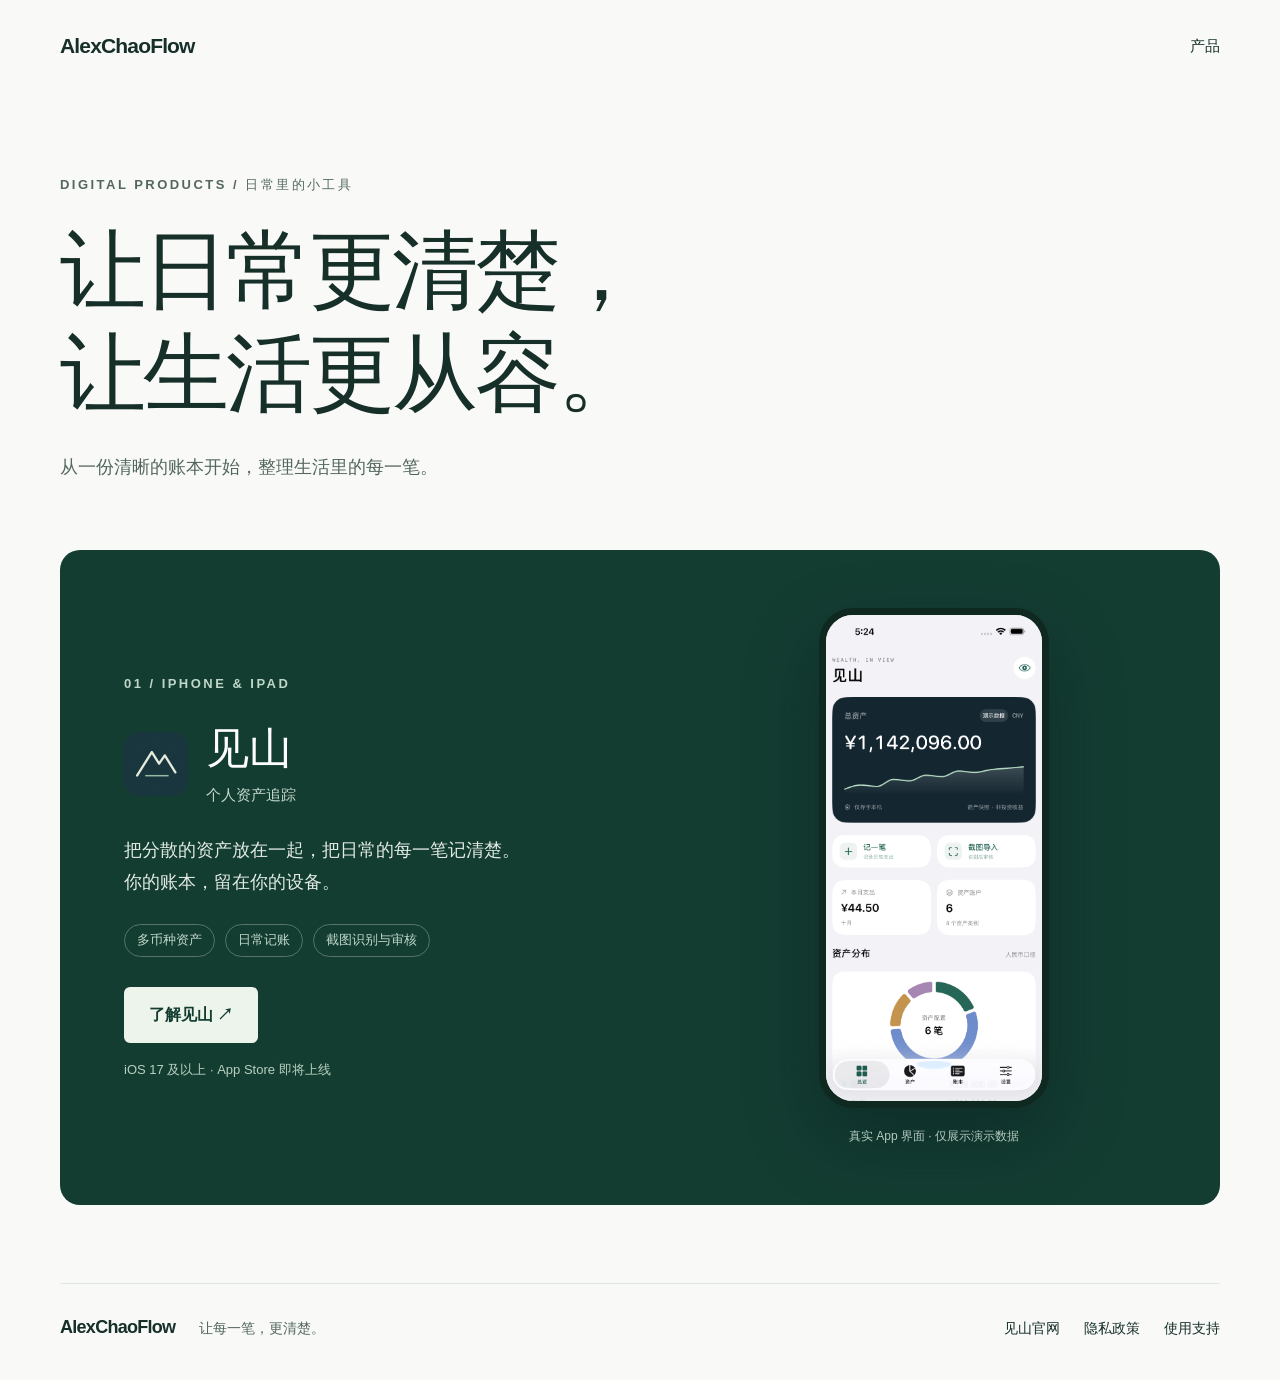
<file: index.html>
<!doctype html>
<html lang="zh-CN">
<head>
  <meta charset="utf-8">
  <meta name="viewport" content="width=device-width,initial-scale=1">
  <meta name="theme-color" content="#143d32">
  <meta name="description" content="AlexChaoFlow 产品主页。认识见山：为 iPhone 和 iPad 打造的个人资产与消费记录 App。">
  <title>AlexChaoFlow · 让日常更清楚</title>
  <link rel="icon" href="./jianshan/assets/app-icon.png">
  <link rel="stylesheet" href="./jianshan/styles.css">
  <style>
    .studio-header{max-width:1160px}
    .studio-name{font:650 21px/1.3 var(--sans);letter-spacing:-.04em}
    .studio-intro{padding:82px 0 67px}
    .studio-intro h1{font-size:clamp(3.3rem,6.7vw,5.8rem)}
    .studio-intro>p:last-child{margin-top:25px;color:var(--muted);font-size:18px}
    .studio-intro .eyebrow{color:var(--muted)}
    .product-card{background:var(--green);color:white;display:grid;grid-template-columns:1.2fr 1fr;gap:55px;align-items:center;border-radius:20px;padding:58px 64px;overflow:hidden}
    .product-card .eyebrow{color:#bfd7c8}
    .product-heading{display:flex;align-items:center;gap:18px}
    .product-heading img{border-radius:16px}
    .product-heading h2{font-size:43px}
    .product-heading p{color:#c5d8cc;font-size:15px;margin-top:4px}
    .product-description{margin-top:27px;max-width:410px;color:#e2ebe4;font-size:18px}
    .product-tags{display:flex;flex-wrap:wrap;gap:10px;margin:26px 0 0;padding:0;list-style:none;color:#bfd7c8;font-size:13px}
    .product-tags li{border:1px solid #567564;padding:4px 12px;border-radius:30px}
    .product-card .availability{margin-top:16px}
    .product-card .phone{width:230px;max-width:100%;border-radius:34px}
    .product-card .preview-caption{margin-top:18px}
    .studio-footer{margin-top:78px}
    .studio-footer .studio-name{font-size:18px}
    @media(max-width:900px){.product-card{padding:42px 38px;gap:35px}.product-card .phone{width:210px}.studio-footer>p{width:100%}}
    @media(max-width:640px){.studio-header{height:78px}.studio-header nav{font-size:14px}.studio-name{font-size:20px}.studio-intro{padding:49px 0 40px}.studio-intro h1{font-size:clamp(2.8rem,10.7vw,3.8rem)}.studio-intro>p:last-child{font-size:16px;max-width:285px}.product-card{grid-template-columns:1fr;padding:32px 25px;gap:38px;border-radius:15px}.product-heading h2{font-size:37px}.product-description{font-size:17px}.product-card .phone{width:210px}.studio-footer{margin-top:48px}.studio-footer nav{flex-wrap:wrap;gap:12px 24px}}
  </style>
</head>
<body>
  <a class="skip" href="#main">跳到正文</a>
  <header class="header studio-header">
    <a class="studio-name" href="./" aria-label="AlexChaoFlow 首页">AlexChaoFlow</a>
    <nav aria-label="主导航"><a href="#products">产品</a></nav>
  </header>
  <main class="wrap" id="main">
    <section class="studio-intro">
      <p class="eyebrow">DIGITAL PRODUCTS / 日常里的小工具</p>
      <h1>让日常更清楚，<br>让生活更从容。</h1>
      <p>从一份清晰的账本开始，整理生活里的每一笔。</p>
    </section>
    <section class="product-card" id="products" aria-labelledby="jianshan-title">
      <div>
        <p class="eyebrow">01 / IPHONE &amp; IPAD</p>
        <div class="product-heading">
          <img src="./jianshan/assets/app-icon.png" alt="" width="64" height="64">
          <div><h2 id="jianshan-title">见山</h2><p>个人资产追踪</p></div>
        </div>
        <p class="product-description">把分散的资产放在一起，把日常的每一笔记清楚。你的账本，留在你的设备。</p>
        <ul class="product-tags" aria-label="见山功能"><li>多币种资产</li><li>日常记账</li><li>截图识别与审核</li></ul>
        <a class="button light" href="./jianshan/">了解见山 <span aria-hidden="true">&nbsp;↗</span></a>
        <p class="availability">iOS 17 及以上 · App Store 即将上线</p>
      </div>
      <div class="product-view">
        <div class="phone"><img src="./jianshan/assets/overview.png" alt="见山总览界面，展示合成演示资产与快照趋势" width="1320" height="2868" fetchpriority="high"></div>
        <p class="preview-caption">真实 App 界面 · 仅展示演示数据</p>
      </div>
    </section>
  </main>
  <footer class="footer wrap studio-footer">
    <a class="studio-name" href="./">AlexChaoFlow</a>
    <p>让每一笔，更清楚。</p>
    <nav aria-label="页脚导航"><a href="./jianshan/">见山官网</a><a href="./jianshan/privacy/">隐私政策</a><a href="./jianshan/support/">使用支持</a></nav>
  </footer>
</body>
</html>
</file>
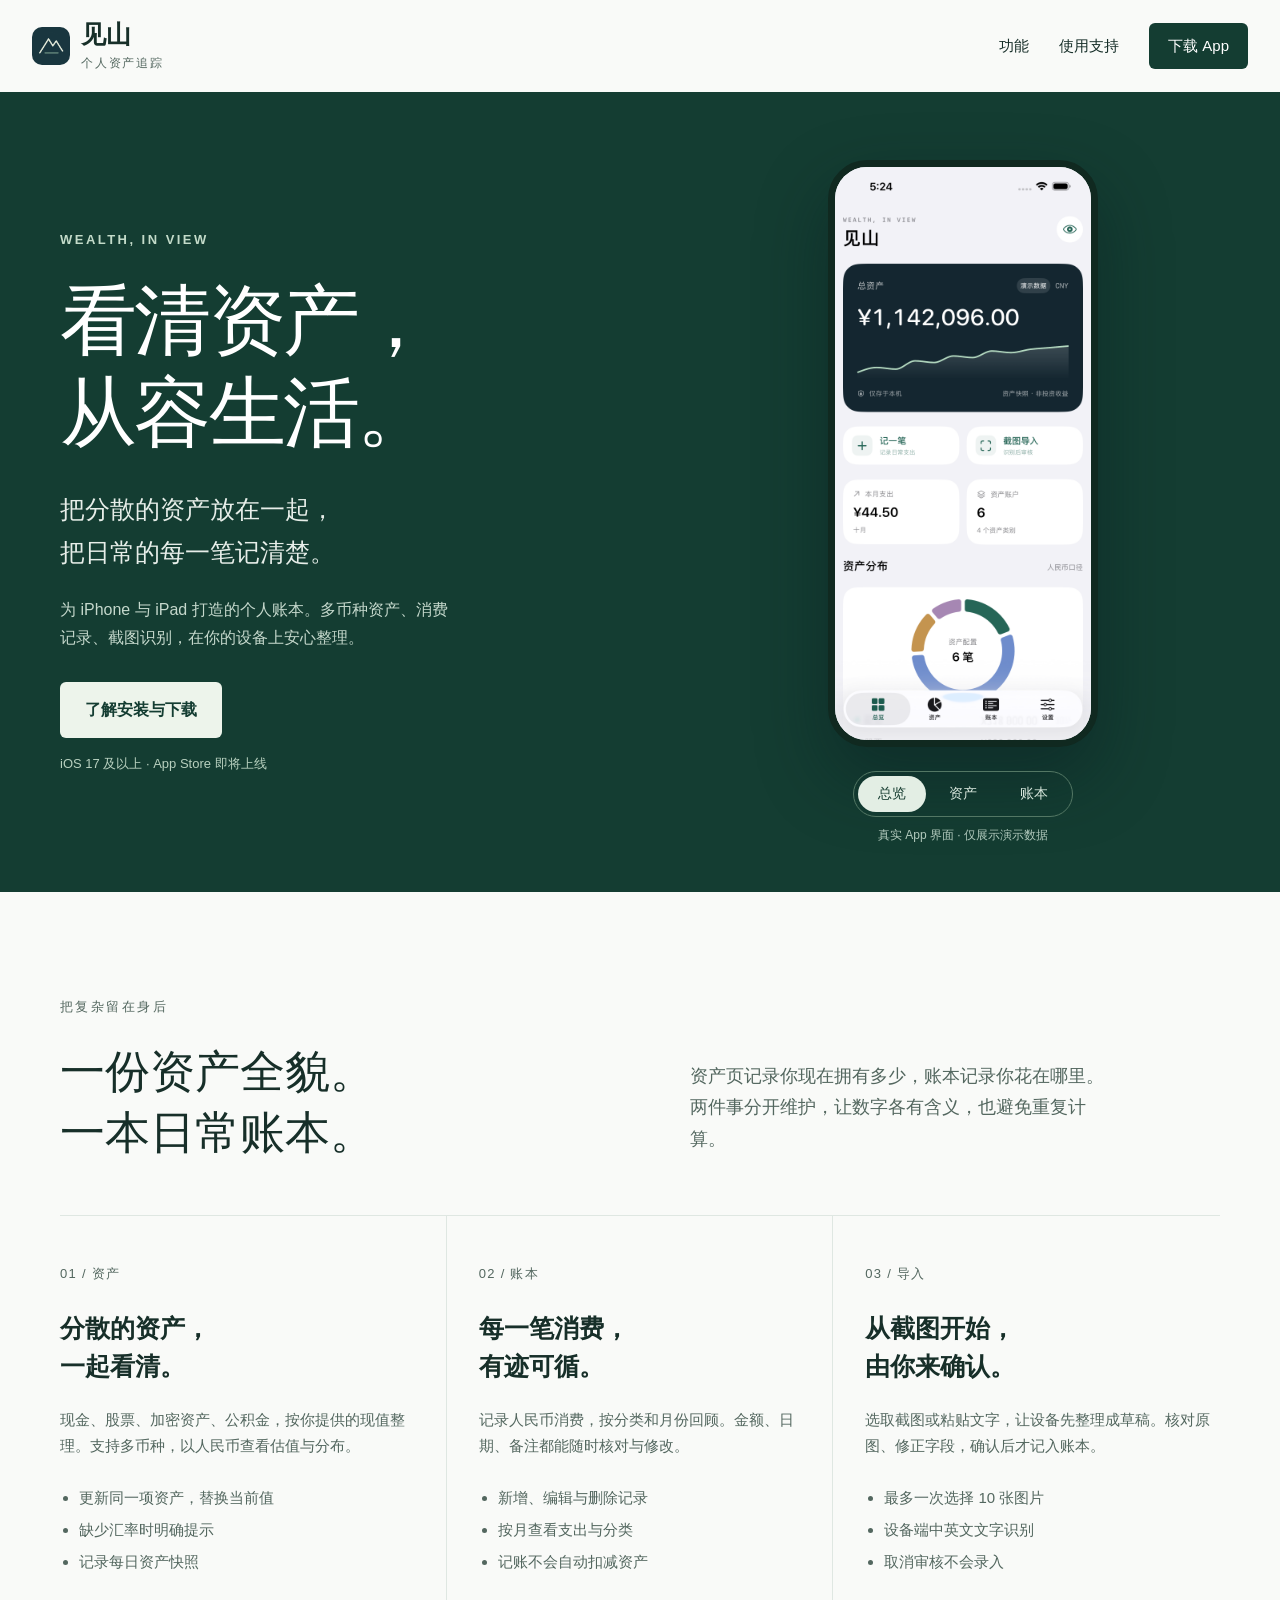
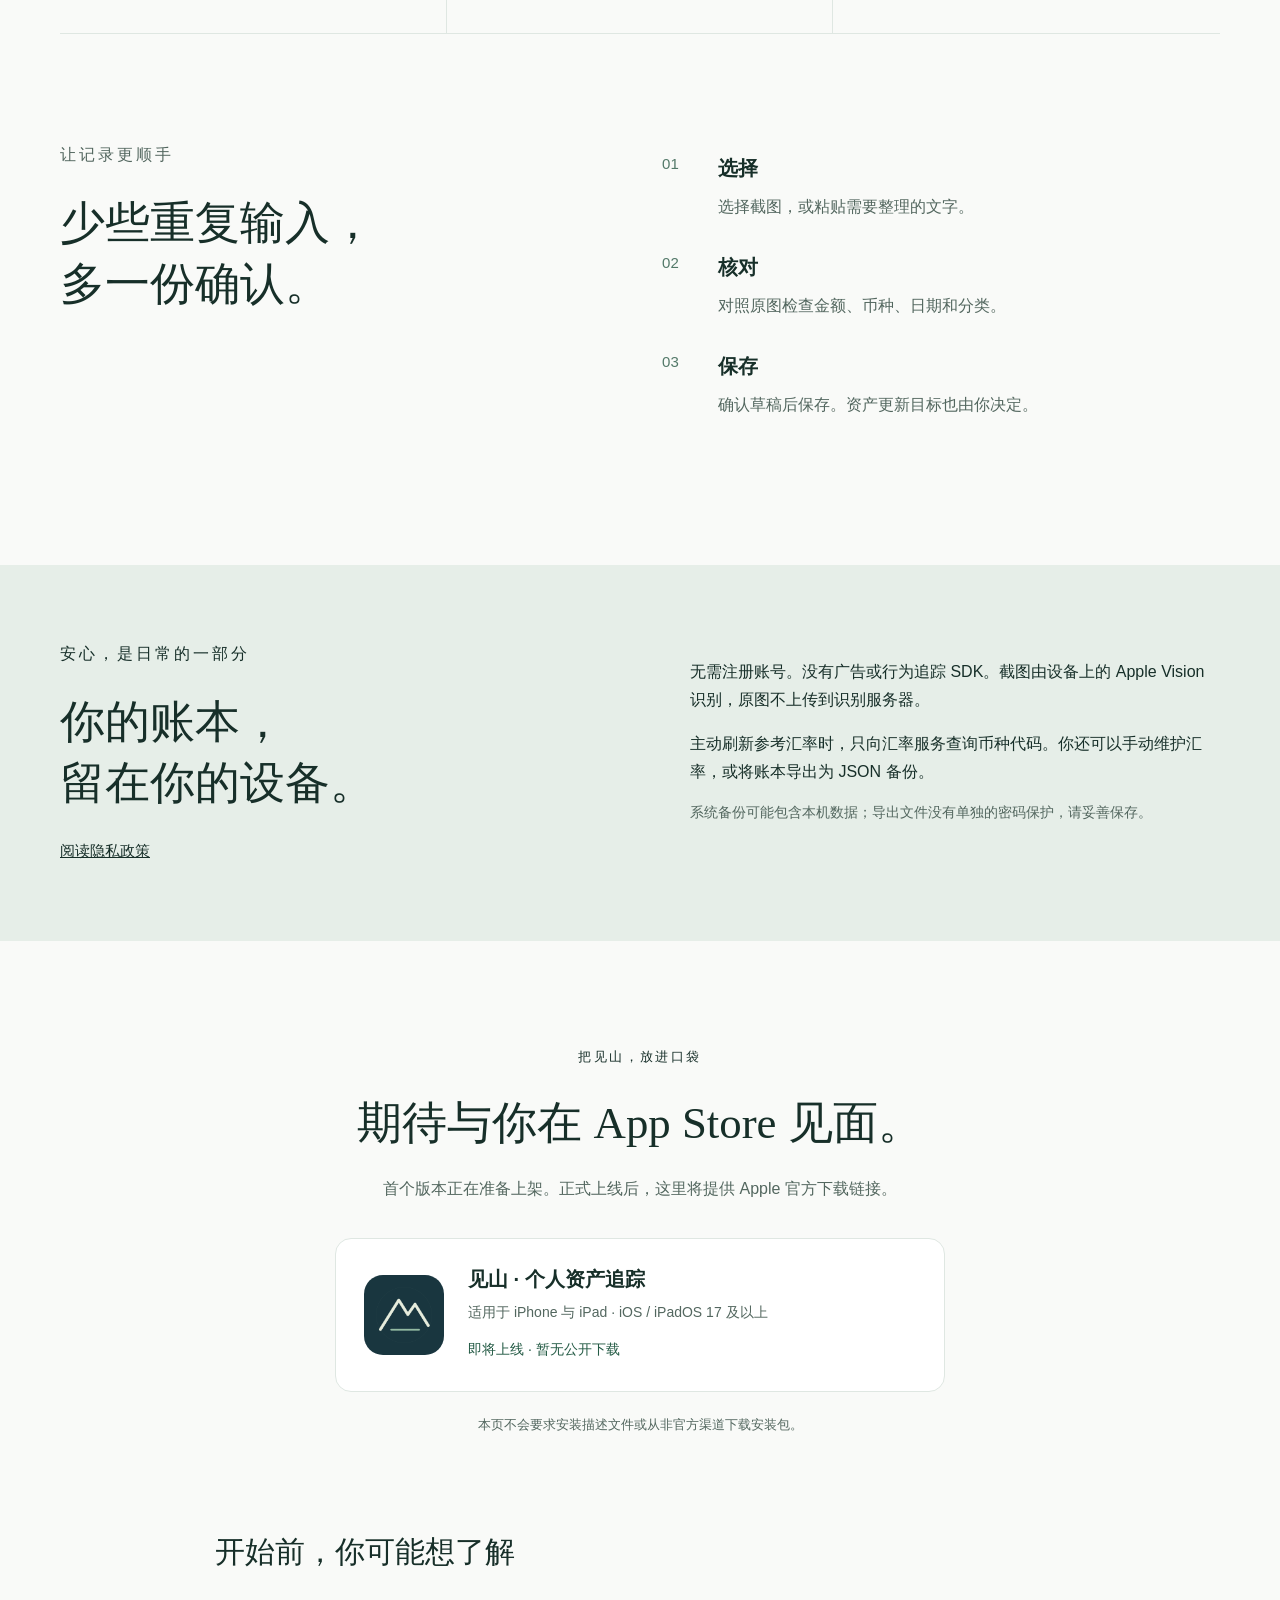
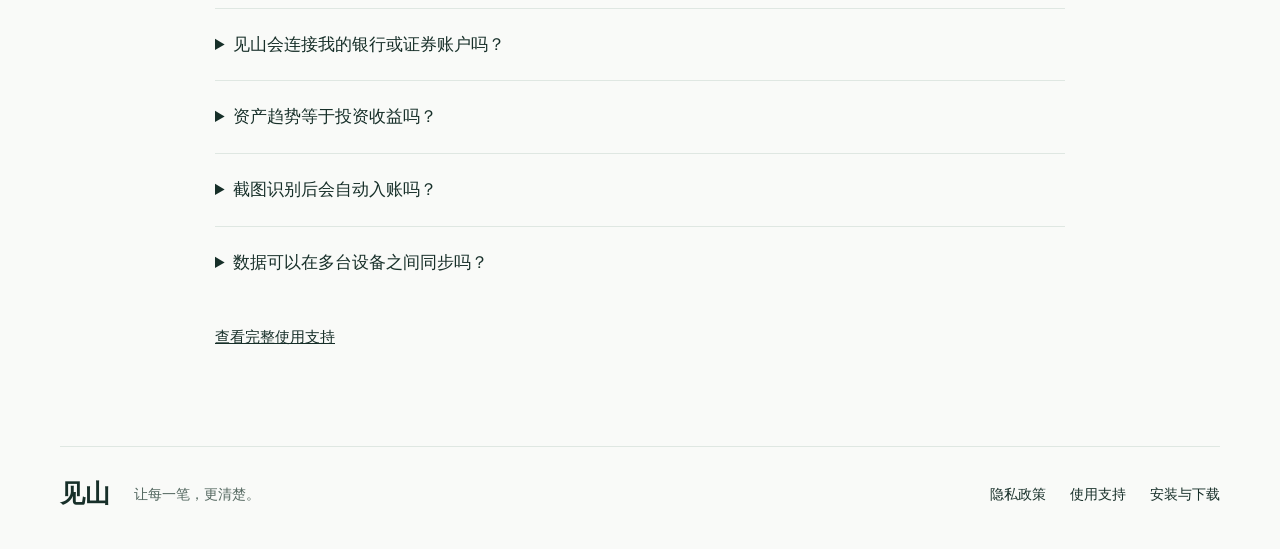
<file: jianshan/index.html>
<!doctype html><html lang="zh-CN"><head><meta charset="utf-8"><meta name="viewport" content="width=device-width,initial-scale=1"><title>见山 · 个人资产追踪</title><meta name="description" content="在 iPhone 和 iPad 上，记录多币种资产与日常消费。截图在设备上识别，核对后再保存。见山，让每一笔更清楚。"><meta name="theme-color" content="#143d32"><link rel="icon" href="./assets/app-icon.png"><link rel="stylesheet" href="./styles.css"><script src="./site.js" defer></script></head><body>
<a class="skip" href="#main">跳到正文</a><header class="header"><a class="brand" href="./" aria-label="见山首页"><img src="./assets/app-icon.png" alt="" width="38" height="38"><span>见山<small>个人资产追踪</small></span></a><nav aria-label="主导航"><a href="#features">功能</a><a href="./support/">使用支持</a><a class="nav-download" href="#download">下载 App</a></nav></header>
<main id="main"><section class="hero"><div class="hero-inner"><div class="hero-copy"><p class="eyebrow">WEALTH, IN VIEW</p><h1>看清资产，<br>从容生活。</h1><p class="lead">把分散的资产放在一起，<br>把日常的每一笔记清楚。</p><p class="hero-description">为 iPhone 与 iPad 打造的个人账本。多币种资产、消费记录、截图识别，在你的设备上安心整理。</p><a class="button light" href="#download">了解安装与下载</a><p class="availability">iOS 17 及以上 · App Store 即将上线</p></div><div class="product-view"><div class="phone"><img id="app-preview" src="./assets/overview.png" alt="见山总览：展示合成资产总额、资产分布与快照趋势" width="1320" height="2868" fetchpriority="high"></div><div class="preview-picker" role="group" aria-label="切换 App 界面预览"><button type="button" data-preview="overview" aria-pressed="true">总览</button><button type="button" data-preview="assets" aria-pressed="false">资产</button><button type="button" data-preview="expenses" aria-pressed="false">账本</button></div><p class="preview-caption">真实 App 界面 · 仅展示演示数据</p></div></div></section>
<section class="intro wrap" id="features"><div><p class="eyebrow">把复杂留在身后</p><h2>一份资产全貌。<br>一本日常账本。</h2></div><p>资产页记录你现在拥有多少，账本记录你花在哪里。两件事分开维护，让数字各有含义，也避免重复计算。</p></section>
<section class="feature-grid wrap" aria-label="核心功能"><article><span class="feature-number">01 / 资产</span><h3>分散的资产，<br>一起看清。</h3><p>现金、股票、加密资产、公积金，按你提供的现值整理。支持多币种，以人民币查看估值与分布。</p><ul><li>更新同一项资产，替换当前值</li><li>缺少汇率时明确提示</li><li>记录每日资产快照</li></ul></article><article><span class="feature-number">02 / 账本</span><h3>每一笔消费，<br>有迹可循。</h3><p>记录人民币消费，按分类和月份回顾。金额、日期、备注都能随时核对与修改。</p><ul><li>新增、编辑与删除记录</li><li>按月查看支出与分类</li><li>记账不会自动扣减资产</li></ul></article><article><span class="feature-number">03 / 导入</span><h3>从截图开始，<br>由你来确认。</h3><p>选取截图或粘贴文字，让设备先整理成草稿。核对原图、修正字段，确认后才记入账本。</p><ul><li>最多一次选择 10 张图片</li><li>设备端中英文文字识别</li><li>取消审核不会录入</li></ul></article></section>
<section class="workflow wrap"><div><p class="eyebrow">让记录更顺手</p><h2>少些重复输入，<br>多一份确认。</h2></div><ol><li><strong>选择</strong><p>选择截图，或粘贴需要整理的文字。</p></li><li><strong>核对</strong><p>对照原图检查金额、币种、日期和分类。</p></li><li><strong>保存</strong><p>确认草稿后保存。资产更新目标也由你决定。</p></li></ol></section>
<section class="privacy-band"><div class="wrap privacy-inner"><div><p class="eyebrow">安心，是日常的一部分</p><h2>你的账本，<br>留在你的设备。</h2><a href="./privacy/">阅读隐私政策</a></div><div><p>无需注册账号。没有广告或行为追踪 SDK。截图由设备上的 Apple Vision 识别，原图不上传到识别服务器。</p><p>主动刷新参考汇率时，只向汇率服务查询币种代码。你还可以手动维护汇率，或将账本导出为 JSON 备份。</p><p class="subtle">系统备份可能包含本机数据；导出文件没有单独的密码保护，请妥善保存。</p></div></div></section>
<section class="download wrap" id="download"><p class="eyebrow">把见山，放进口袋</p><h2>期待与你在<br class="mobile-only"> App Store 见面。</h2><p>首个版本正在准备上架。正式上线后，这里将提供 Apple 官方下载链接。</p><div class="download-box"><img src="./assets/app-icon.png" width="80" height="80" alt="见山 App 图标"><div><h3>见山 · 个人资产追踪</h3><p>适用于 iPhone 与 iPad · iOS / iPadOS 17 及以上</p><span class="release-status">即将上线 · 暂无公开下载</span></div></div><p class="download-note">本页不会要求安装描述文件或从非官方渠道下载安装包。</p></section>
<section class="faq wrap"><h2>开始前，你可能想了解</h2><details><summary>见山会连接我的银行或证券账户吗？</summary><p>不会。资产现值由你手工填写，或从截图识别后核对录入。见山不提供交易、资金托管、银行账户连接或投资建议。</p></details><details><summary>资产趋势等于投资收益吗？</summary><p>不等于。快照记录当时的人民币估值，包含余额调整、资金进出和汇率变化，不能作为投资回报。</p></details><details><summary>截图识别后会自动入账吗？</summary><p>不会。识别结果先进入审核，你可以对照原图修改或取消。确认前不会保存为正式记录。</p></details><details><summary>数据可以在多台设备之间同步吗？</summary><p>目前没有账号或自动云同步。你可以导出 JSON 备份，再在另一台设备恢复；恢复前会要求确认全量替换，请先保留当前备份。</p></details><a class="text-link" href="./support/">查看完整使用支持</a></section></main>
<footer class="footer wrap"><a class="brand" href="./">见山</a><p>让每一笔，更清楚。</p><nav aria-label="页脚导航"><a href="./privacy/">隐私政策</a><a href="./support/">使用支持</a><a href="#download">安装与下载</a></nav></footer></body></html>
</file>
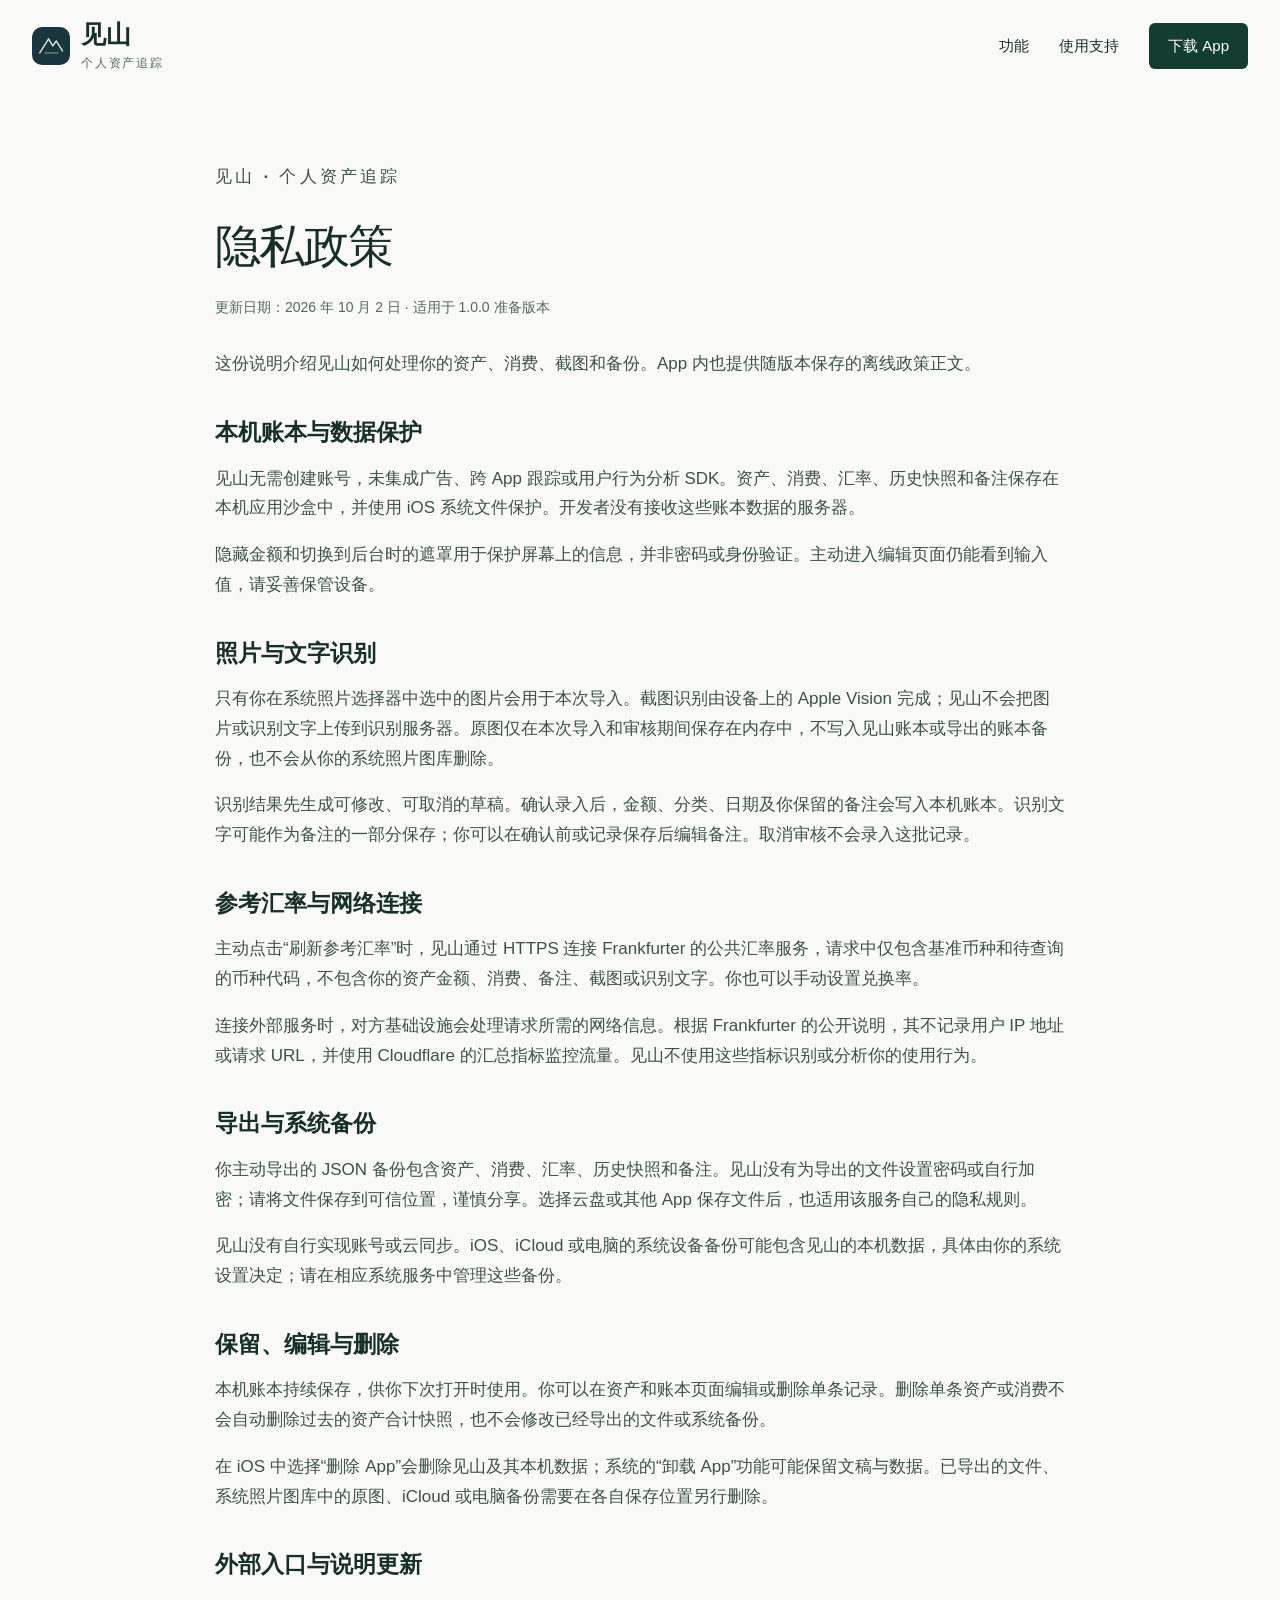
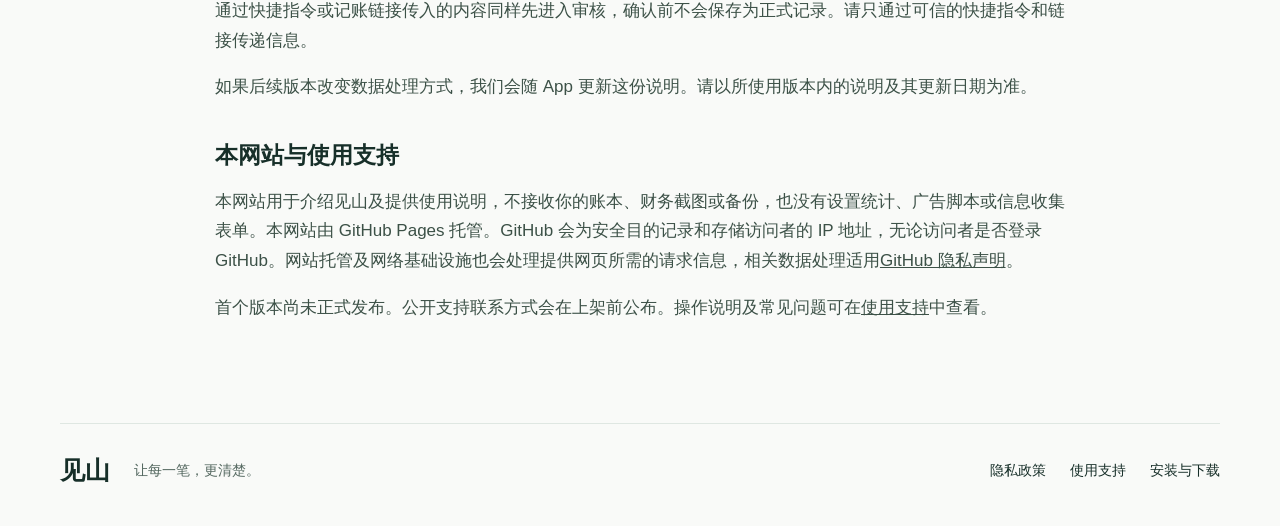
<file: jianshan/privacy/index.html>
<!doctype html><html lang="zh-CN"><head><meta charset="utf-8"><meta name="viewport" content="width=device-width,initial-scale=1"><title>隐私政策 · 见山</title><meta name="description" content="了解见山的本机存储、设备端截图识别、参考汇率、备份与数据删除方式。"><meta name="theme-color" content="#143d32"><link rel="icon" href="../assets/app-icon.png"><link rel="stylesheet" href="../styles.css"></head><body><a class="skip" href="#main">跳到正文</a><header class="header"><a class="brand" href="../"><img src="../assets/app-icon.png" alt="" width="38" height="38"><span>见山<small>个人资产追踪</small></span></a><nav aria-label="主导航"><a href="../#features">功能</a><a href="../support/">使用支持</a><a class="nav-download" href="../#download">下载 App</a></nav></header><main class="document" id="main"><p class="eyebrow">见山 · 个人资产追踪</p><h1>隐私政策</h1><p class="updated">更新日期：2026 年 10 月 2 日 · 适用于 1.0.0 准备版本</p><p>这份说明介绍见山如何处理你的资产、消费、截图和备份。App 内也提供随版本保存的离线政策正文。</p><h2>本机账本与数据保护</h2><p>见山无需创建账号，未集成广告、跨 App 跟踪或用户行为分析 SDK。资产、消费、汇率、历史快照和备注保存在本机应用沙盒中，并使用 iOS 系统文件保护。开发者没有接收这些账本数据的服务器。</p><p>隐藏金额和切换到后台时的遮罩用于保护屏幕上的信息，并非密码或身份验证。主动进入编辑页面仍能看到输入值，请妥善保管设备。</p><h2>照片与文字识别</h2><p>只有你在系统照片选择器中选中的图片会用于本次导入。截图识别由设备上的 Apple Vision 完成；见山不会把图片或识别文字上传到识别服务器。原图仅在本次导入和审核期间保存在内存中，不写入见山账本或导出的账本备份，也不会从你的系统照片图库删除。</p><p>识别结果先生成可修改、可取消的草稿。确认录入后，金额、分类、日期及你保留的备注会写入本机账本。识别文字可能作为备注的一部分保存；你可以在确认前或记录保存后编辑备注。取消审核不会录入这批记录。</p><h2>参考汇率与网络连接</h2><p>主动点击“刷新参考汇率”时，见山通过 HTTPS 连接 Frankfurter 的公共汇率服务，请求中仅包含基准币种和待查询的币种代码，不包含你的资产金额、消费、备注、截图或识别文字。你也可以手动设置兑换率。</p><p>连接外部服务时，对方基础设施会处理请求所需的网络信息。根据 Frankfurter 的公开说明，其不记录用户 IP 地址或请求 URL，并使用 Cloudflare 的汇总指标监控流量。见山不使用这些指标识别或分析你的使用行为。</p><h2>导出与系统备份</h2><p>你主动导出的 JSON 备份包含资产、消费、汇率、历史快照和备注。见山没有为导出的文件设置密码或自行加密；请将文件保存到可信位置，谨慎分享。选择云盘或其他 App 保存文件后，也适用该服务自己的隐私规则。</p><p>见山没有自行实现账号或云同步。iOS、iCloud 或电脑的系统设备备份可能包含见山的本机数据，具体由你的系统设置决定；请在相应系统服务中管理这些备份。</p><h2>保留、编辑与删除</h2><p>本机账本持续保存，供你下次打开时使用。你可以在资产和账本页面编辑或删除单条记录。删除单条资产或消费不会自动删除过去的资产合计快照，也不会修改已经导出的文件或系统备份。</p><p>在 iOS 中选择“删除 App”会删除见山及其本机数据；系统的“卸载 App”功能可能保留文稿与数据。已导出的文件、系统照片图库中的原图、iCloud 或电脑备份需要在各自保存位置另行删除。</p><h2>外部入口与说明更新</h2><p>通过快捷指令或记账链接传入的内容同样先进入审核，确认前不会保存为正式记录。请只通过可信的快捷指令和链接传递信息。</p><p>如果后续版本改变数据处理方式，我们会随 App 更新这份说明。请以所使用版本内的说明及其更新日期为准。</p><h2>本网站与使用支持</h2><p>本网站用于介绍见山及提供使用说明，不接收你的账本、财务截图或备份，也没有设置统计、广告脚本或信息收集表单。本网站由 GitHub Pages 托管。GitHub 会为安全目的记录和存储访问者的 IP 地址，无论访问者是否登录 GitHub。网站托管及网络基础设施也会处理提供网页所需的请求信息，相关数据处理适用<a href="https://docs.github.com/en/site-policy/privacy-policies/github-general-privacy-statement">GitHub 隐私声明</a>。</p><p>首个版本尚未正式发布。公开支持联系方式会在上架前公布。操作说明及常见问题可在<a href="../support/">使用支持</a>中查看。</p></main><footer class="footer wrap"><a class="brand" href="../">见山</a><p>让每一笔，更清楚。</p><nav aria-label="页脚导航"><a href="../privacy/">隐私政策</a><a href="../support/">使用支持</a><a href="../#download">安装与下载</a></nav></footer></body></html>
</file>
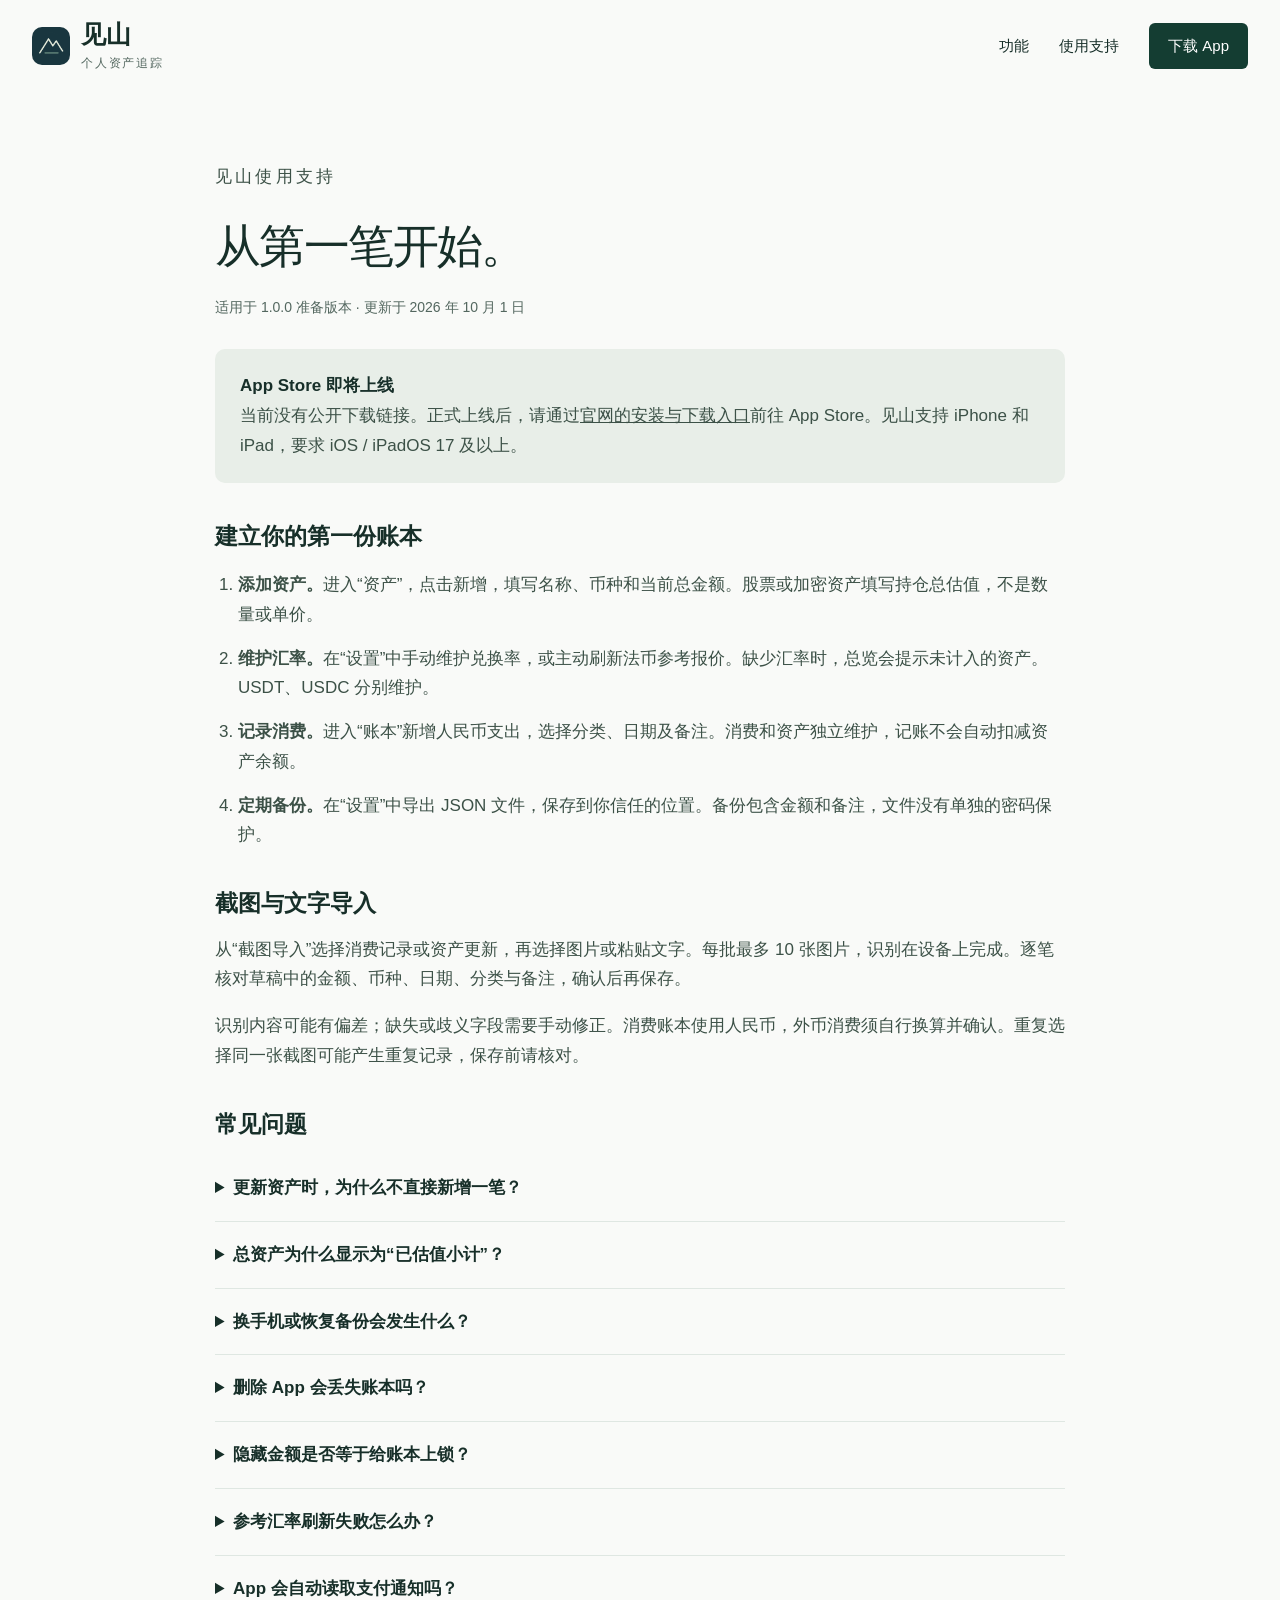
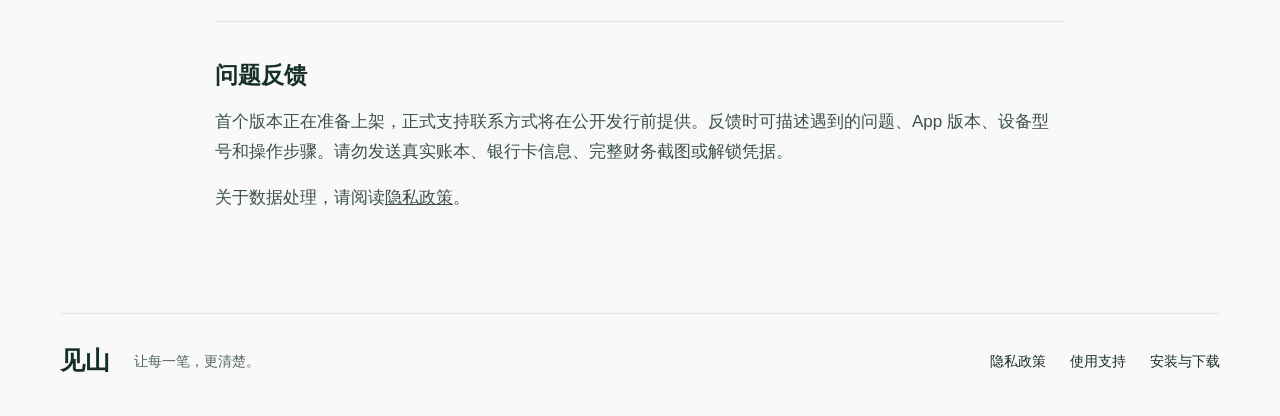
<file: jianshan/support/index.html>
<!doctype html><html lang="zh-CN"><head><meta charset="utf-8"><meta name="viewport" content="width=device-width,initial-scale=1"><title>使用支持 · 见山</title><meta name="description" content="见山安装说明、首次记账、截图导入、汇率、数据备份与常见问题。"><meta name="theme-color" content="#143d32"><link rel="icon" href="../assets/app-icon.png"><link rel="stylesheet" href="../styles.css"></head><body><a class="skip" href="#main">跳到正文</a><header class="header"><a class="brand" href="../"><img src="../assets/app-icon.png" alt="" width="38" height="38"><span>见山<small>个人资产追踪</small></span></a><nav aria-label="主导航"><a href="../#features">功能</a><a href="../support/">使用支持</a><a class="nav-download" href="../#download">下载 App</a></nav></header><main class="document" id="main"><p class="eyebrow">见山使用支持</p><h1>从第一笔开始。</h1><p class="updated">适用于 1.0.0 准备版本 · 更新于 2026 年 10 月 1 日</p>
<div class="notice"><strong>App Store 即将上线</strong><p>当前没有公开下载链接。正式上线后，请通过<a href="../#download">官网的安装与下载入口</a>前往 App Store。见山支持 iPhone 和 iPad，要求 iOS / iPadOS 17 及以上。</p></div>
<h2>建立你的第一份账本</h2><ol class="steps">
<li><strong>添加资产。</strong>进入“资产”，点击新增，填写名称、币种和当前总金额。股票或加密资产填写持仓总估值，不是数量或单价。</li>
<li><strong>维护汇率。</strong>在“设置”中手动维护兑换率，或主动刷新法币参考报价。缺少汇率时，总览会提示未计入的资产。USDT、USDC 分别维护。</li>
<li><strong>记录消费。</strong>进入“账本”新增人民币支出，选择分类、日期及备注。消费和资产独立维护，记账不会自动扣减资产余额。</li>
<li><strong>定期备份。</strong>在“设置”中导出 JSON 文件，保存到你信任的位置。备份包含金额和备注，文件没有单独的密码保护。</li></ol>
<h2>截图与文字导入</h2><p>从“截图导入”选择消费记录或资产更新，再选择图片或粘贴文字。每批最多 10 张图片，识别在设备上完成。逐笔核对草稿中的金额、币种、日期、分类与备注，确认后再保存。</p><p>识别内容可能有偏差；缺失或歧义字段需要手动修正。消费账本使用人民币，外币消费须自行换算并确认。重复选择同一张截图可能产生重复记录，保存前请核对。</p>
<h2>常见问题</h2>
<details><summary>更新资产时，为什么不直接新增一笔？</summary><p>已有资产的金额改变时，打开原记录进行编辑，或在导入审核中明确选择要更新的资产。按同一记录更新会替换旧值；新增同名资产会被视为另一条资产。</p></details>
<details><summary>总资产为什么显示为“已估值小计”？</summary><p>部分非零外币资产缺少对应汇率时，不会被按零计算。到设置补齐兑换率后再查看；USDT、USDC 与 USD 不共用汇率。</p></details>
<details><summary>换手机或恢复备份会发生什么？</summary><p>见山没有自动云同步。可以在旧设备导出 JSON，在新设备导入。恢复需要确认全量替换，导入前请先备份当前账本。无效文件不会替换现有记录。</p></details>
<details><summary>删除 App 会丢失账本吗？</summary><p>在系统中“删除 App”会删除本机 App 数据；“卸载 App”可能保留文稿与数据。删除前请导出备份。已导出的文件与系统设备备份需要在各自保存位置管理。</p></details>
<details><summary>隐藏金额是否等于给账本上锁？</summary><p>不是。隐藏金额和后台遮罩只保护屏幕上的显示，不是密码或身份验证。进入编辑表单仍能看到输入值，请保护好设备的解锁凭据。</p></details>
<details><summary>参考汇率刷新失败怎么办？</summary><p>先检查网络，稍后重试，或在设置中手动维护报价。刷新失败不会清除已有汇率；参考报价不是实时成交价格。</p></details>
<details><summary>App 会自动读取支付通知吗？</summary><p>不会。见山不监听其他 App 的支付通知。通过快捷指令或记账链接传入的内容也会先进入审核，确认前不入账。</p></details>
<h2>问题反馈</h2><p>首个版本正在准备上架，正式支持联系方式将在公开发行前提供。反馈时可描述遇到的问题、App 版本、设备型号和操作步骤。请勿发送真实账本、银行卡信息、完整财务截图或解锁凭据。</p><p>关于数据处理，请阅读<a href="../privacy/">隐私政策</a>。</p></main><footer class="footer wrap"><a class="brand" href="../">见山</a><p>让每一笔，更清楚。</p><nav aria-label="页脚导航"><a href="../privacy/">隐私政策</a><a href="../support/">使用支持</a><a href="../#download">安装与下载</a></nav></footer></body></html>
</file>
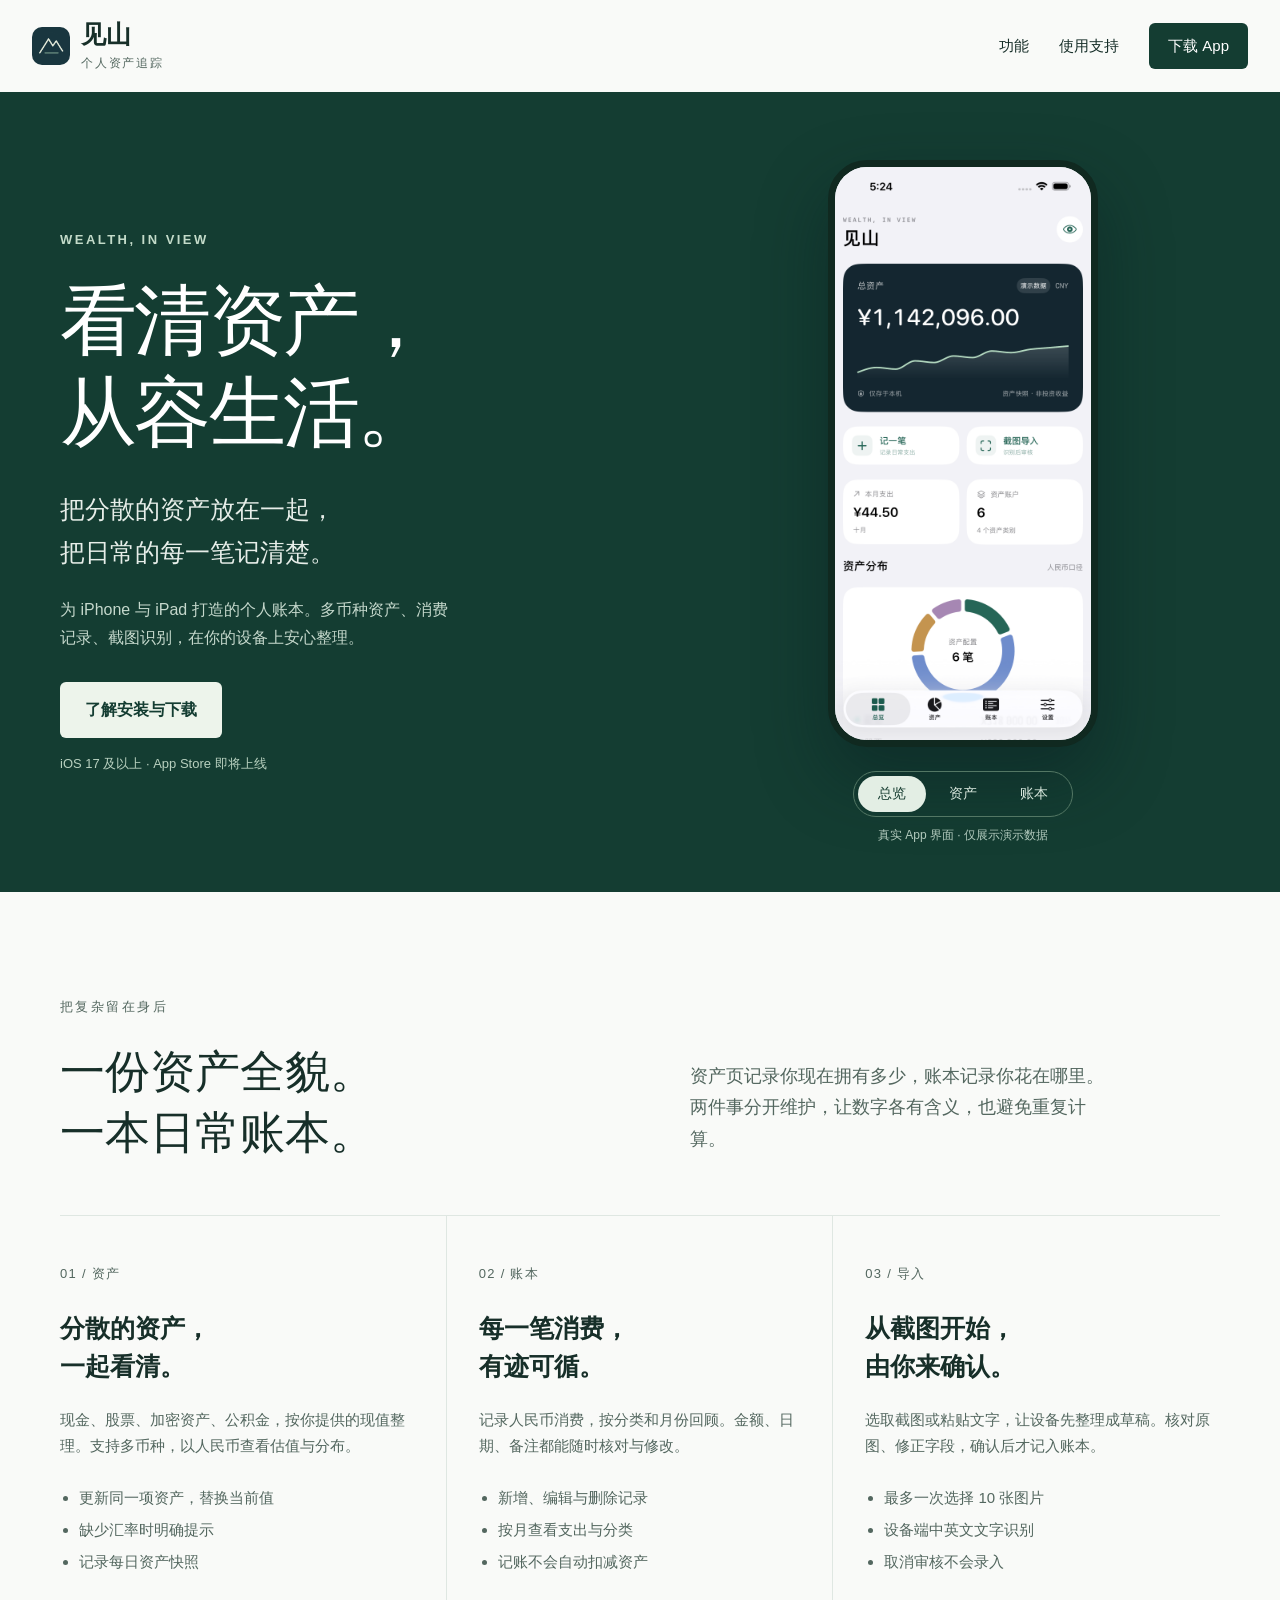
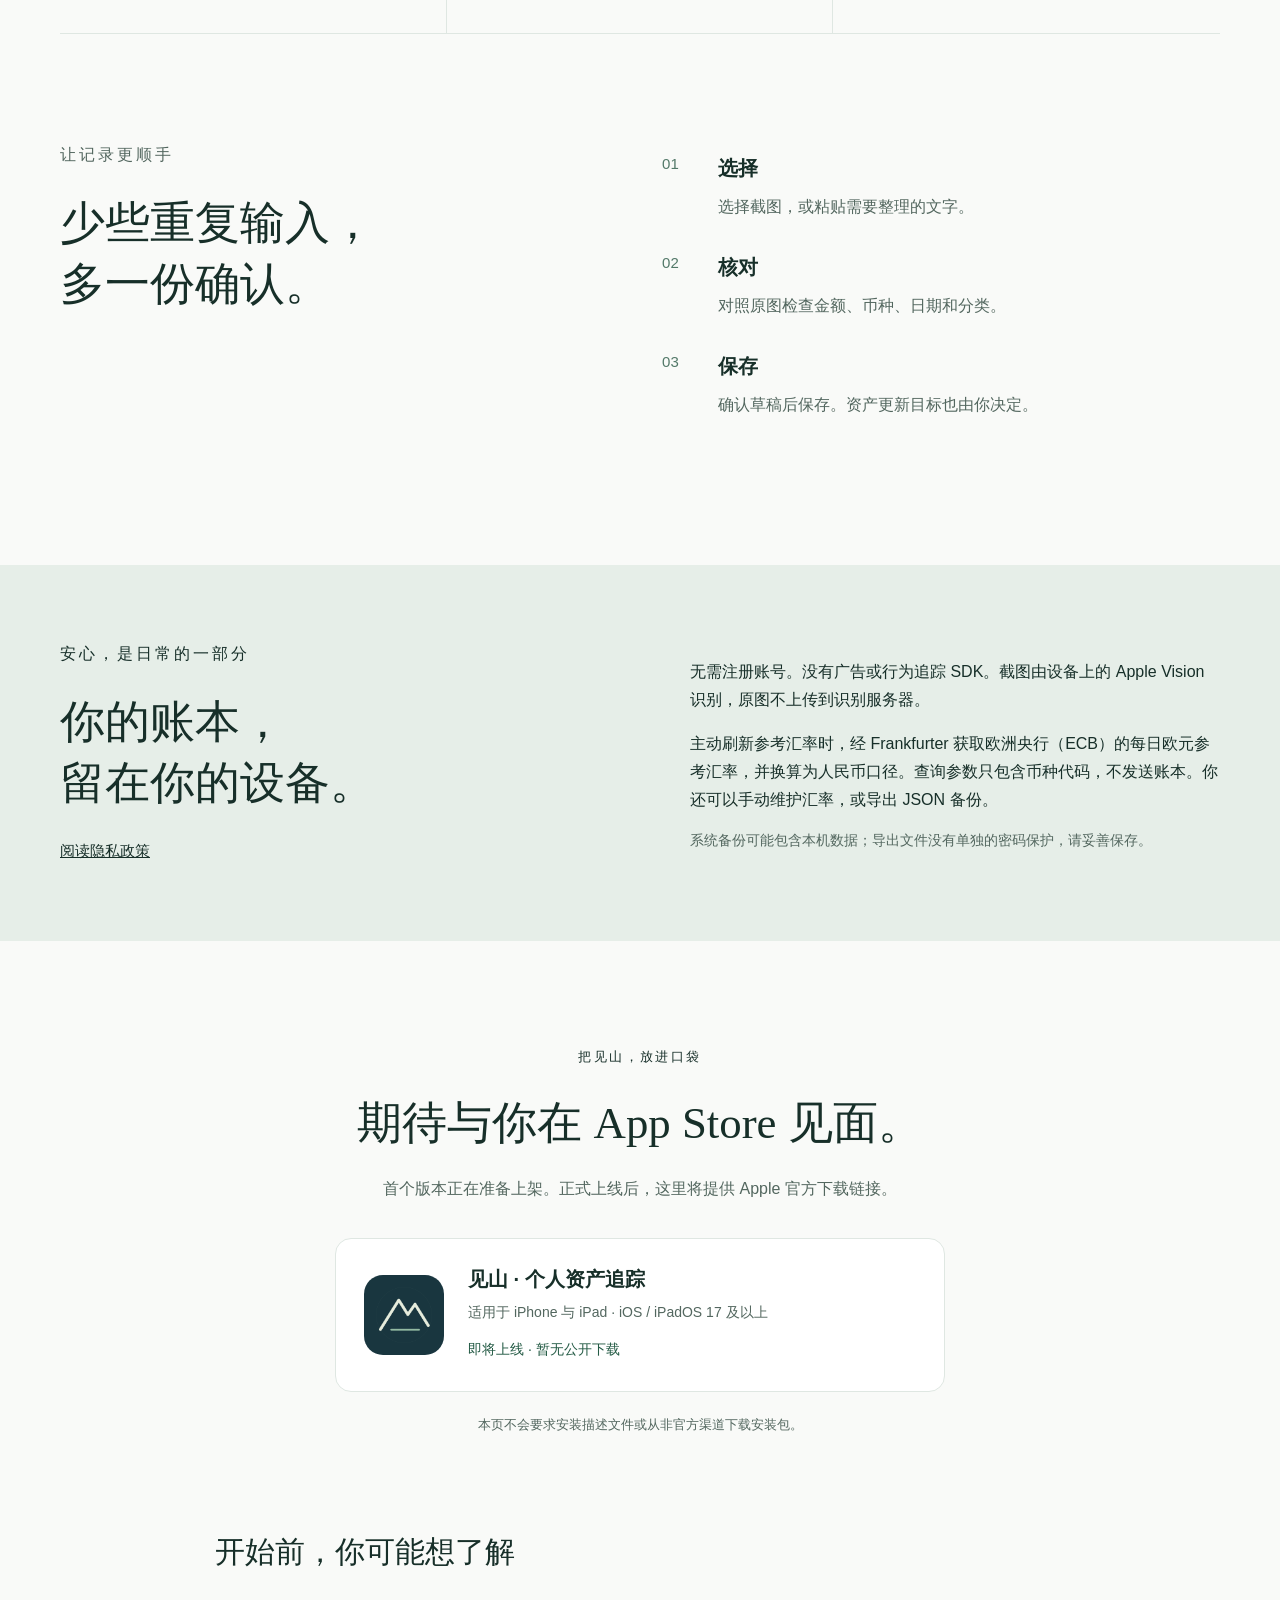
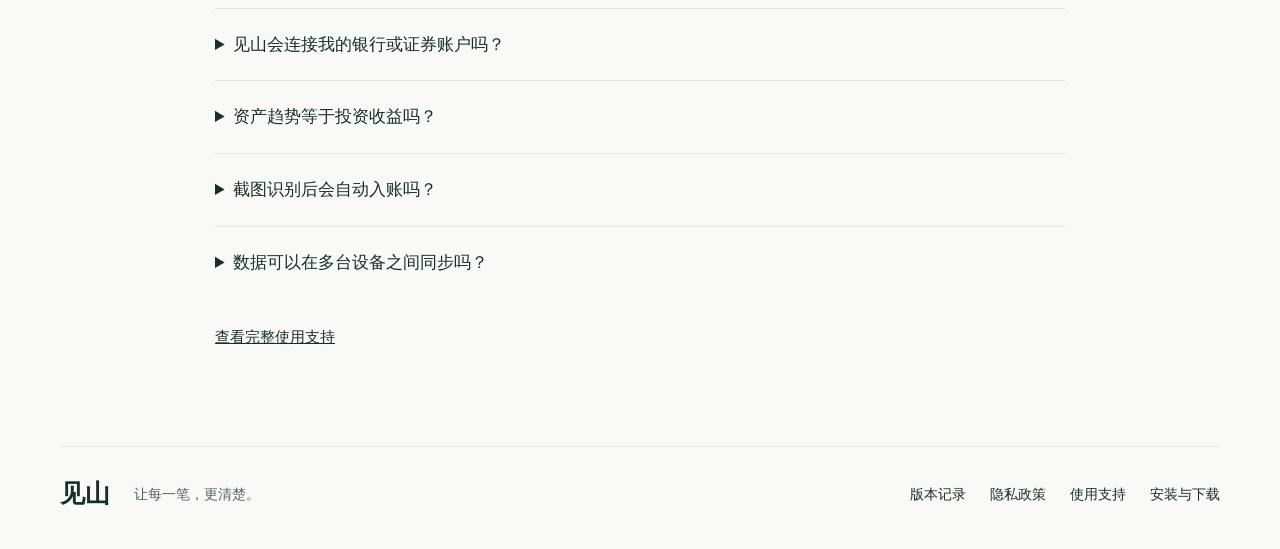
<file: site/jianshan/index.html>
<!doctype html><html lang="zh-CN"><head><meta charset="utf-8"><meta name="viewport" content="width=device-width,initial-scale=1"><title>见山 · 个人资产追踪</title><meta name="description" content="在 iPhone 和 iPad 上，记录多币种资产与日常消费。截图在设备上识别，核对后再保存。见山，让每一笔更清楚。"><meta name="theme-color" content="#143d32"><link rel="icon" href="./assets/app-icon.png"><link rel="stylesheet" href="./styles.css"><script src="./site.js" defer></script></head><body>
<a class="skip" href="#main">跳到正文</a><header class="header"><a class="brand" href="./" aria-label="见山首页"><img src="./assets/app-icon.png" alt="" width="38" height="38"><span>见山<small>个人资产追踪</small></span></a><nav aria-label="主导航"><a href="#features">功能</a><a href="./support/">使用支持</a><a class="nav-download" href="#download">下载 App</a></nav></header>
<main id="main"><section class="hero"><div class="hero-inner"><div class="hero-copy"><p class="eyebrow">WEALTH, IN VIEW</p><h1>看清资产，<br>从容生活。</h1><p class="lead">把分散的资产放在一起，<br>把日常的每一笔记清楚。</p><p class="hero-description">为 iPhone 与 iPad 打造的个人账本。多币种资产、消费记录、截图识别，在你的设备上安心整理。</p><a class="button light" href="#download">了解安装与下载</a><p class="availability">iOS 17 及以上 · App Store 即将上线</p></div><div class="product-view"><div class="phone"><img id="app-preview" src="./assets/overview.png" alt="见山总览：展示合成资产总额、资产分布与快照趋势" width="1320" height="2868" fetchpriority="high"></div><div class="preview-picker" role="group" aria-label="切换 App 界面预览"><button type="button" data-preview="overview" aria-pressed="true">总览</button><button type="button" data-preview="assets" aria-pressed="false">资产</button><button type="button" data-preview="expenses" aria-pressed="false">账本</button></div><p class="preview-caption">真实 App 界面 · 仅展示演示数据</p></div></div></section>
<section class="intro wrap" id="features"><div><p class="eyebrow">把复杂留在身后</p><h2>一份资产全貌。<br>一本日常账本。</h2></div><p>资产页记录你现在拥有多少，账本记录你花在哪里。两件事分开维护，让数字各有含义，也避免重复计算。</p></section>
<section class="feature-grid wrap" aria-label="核心功能"><article><span class="feature-number">01 / 资产</span><h3>分散的资产，<br>一起看清。</h3><p>现金、股票、加密资产、公积金，按你提供的现值整理。支持多币种，以人民币查看估值与分布。</p><ul><li>更新同一项资产，替换当前值</li><li>缺少汇率时明确提示</li><li>记录每日资产快照</li></ul></article><article><span class="feature-number">02 / 账本</span><h3>每一笔消费，<br>有迹可循。</h3><p>记录人民币消费，按分类和月份回顾。金额、日期、备注都能随时核对与修改。</p><ul><li>新增、编辑与删除记录</li><li>按月查看支出与分类</li><li>记账不会自动扣减资产</li></ul></article><article><span class="feature-number">03 / 导入</span><h3>从截图开始，<br>由你来确认。</h3><p>选取截图或粘贴文字，让设备先整理成草稿。核对原图、修正字段，确认后才记入账本。</p><ul><li>最多一次选择 10 张图片</li><li>设备端中英文文字识别</li><li>取消审核不会录入</li></ul></article></section>
<section class="workflow wrap"><div><p class="eyebrow">让记录更顺手</p><h2>少些重复输入，<br>多一份确认。</h2></div><ol><li><strong>选择</strong><p>选择截图，或粘贴需要整理的文字。</p></li><li><strong>核对</strong><p>对照原图检查金额、币种、日期和分类。</p></li><li><strong>保存</strong><p>确认草稿后保存。资产更新目标也由你决定。</p></li></ol></section>
<section class="privacy-band"><div class="wrap privacy-inner"><div><p class="eyebrow">安心，是日常的一部分</p><h2>你的账本，<br>留在你的设备。</h2><a href="./privacy/">阅读隐私政策</a></div><div><p>无需注册账号。没有广告或行为追踪 SDK。截图由设备上的 Apple Vision 识别，原图不上传到识别服务器。</p><p>主动刷新参考汇率时，经 Frankfurter 获取欧洲央行（ECB）的每日欧元参考汇率，并换算为人民币口径。查询参数只包含币种代码，不发送账本。你还可以手动维护汇率，或导出 JSON 备份。</p><p class="subtle">系统备份可能包含本机数据；导出文件没有单独的密码保护，请妥善保存。</p></div></div></section>
<section class="download wrap" id="download"><p class="eyebrow">把见山，放进口袋</p><h2>期待与你在<br class="mobile-only"> App Store 见面。</h2><p>首个版本正在准备上架。正式上线后，这里将提供 Apple 官方下载链接。</p><div class="download-box"><img src="./assets/app-icon.png" width="80" height="80" alt="见山 App 图标"><div><h3>见山 · 个人资产追踪</h3><p>适用于 iPhone 与 iPad · iOS / iPadOS 17 及以上</p><span class="release-status">即将上线 · 暂无公开下载</span></div></div><p class="download-note">本页不会要求安装描述文件或从非官方渠道下载安装包。</p></section>
<section class="faq wrap"><h2>开始前，你可能想了解</h2><details><summary>见山会连接我的银行或证券账户吗？</summary><p>不会。资产现值由你手工填写，或从截图识别后核对录入。见山不提供交易、资金托管、银行账户连接或投资建议。</p></details><details><summary>资产趋势等于投资收益吗？</summary><p>不等于。快照记录当时的人民币估值，包含余额调整、资金进出和汇率变化，不能作为投资回报。</p></details><details><summary>截图识别后会自动入账吗？</summary><p>不会。识别结果先进入审核，你可以对照原图修改或取消。确认前不会保存为正式记录。</p></details><details><summary>数据可以在多台设备之间同步吗？</summary><p>目前没有账号或自动云同步。你可以导出 JSON 备份，再在另一台设备恢复；恢复前会要求确认全量替换，请先保留当前备份。</p></details><a class="text-link" href="./support/">查看完整使用支持</a></section></main>
<footer class="footer wrap"><a class="brand" href="./">见山</a><p>让每一笔，更清楚。</p><nav aria-label="页脚导航"><a href="./releases/1.0.0/">版本记录</a><a href="./privacy/">隐私政策</a><a href="./support/">使用支持</a><a href="#download">安装与下载</a></nav></footer></body></html>
</file>
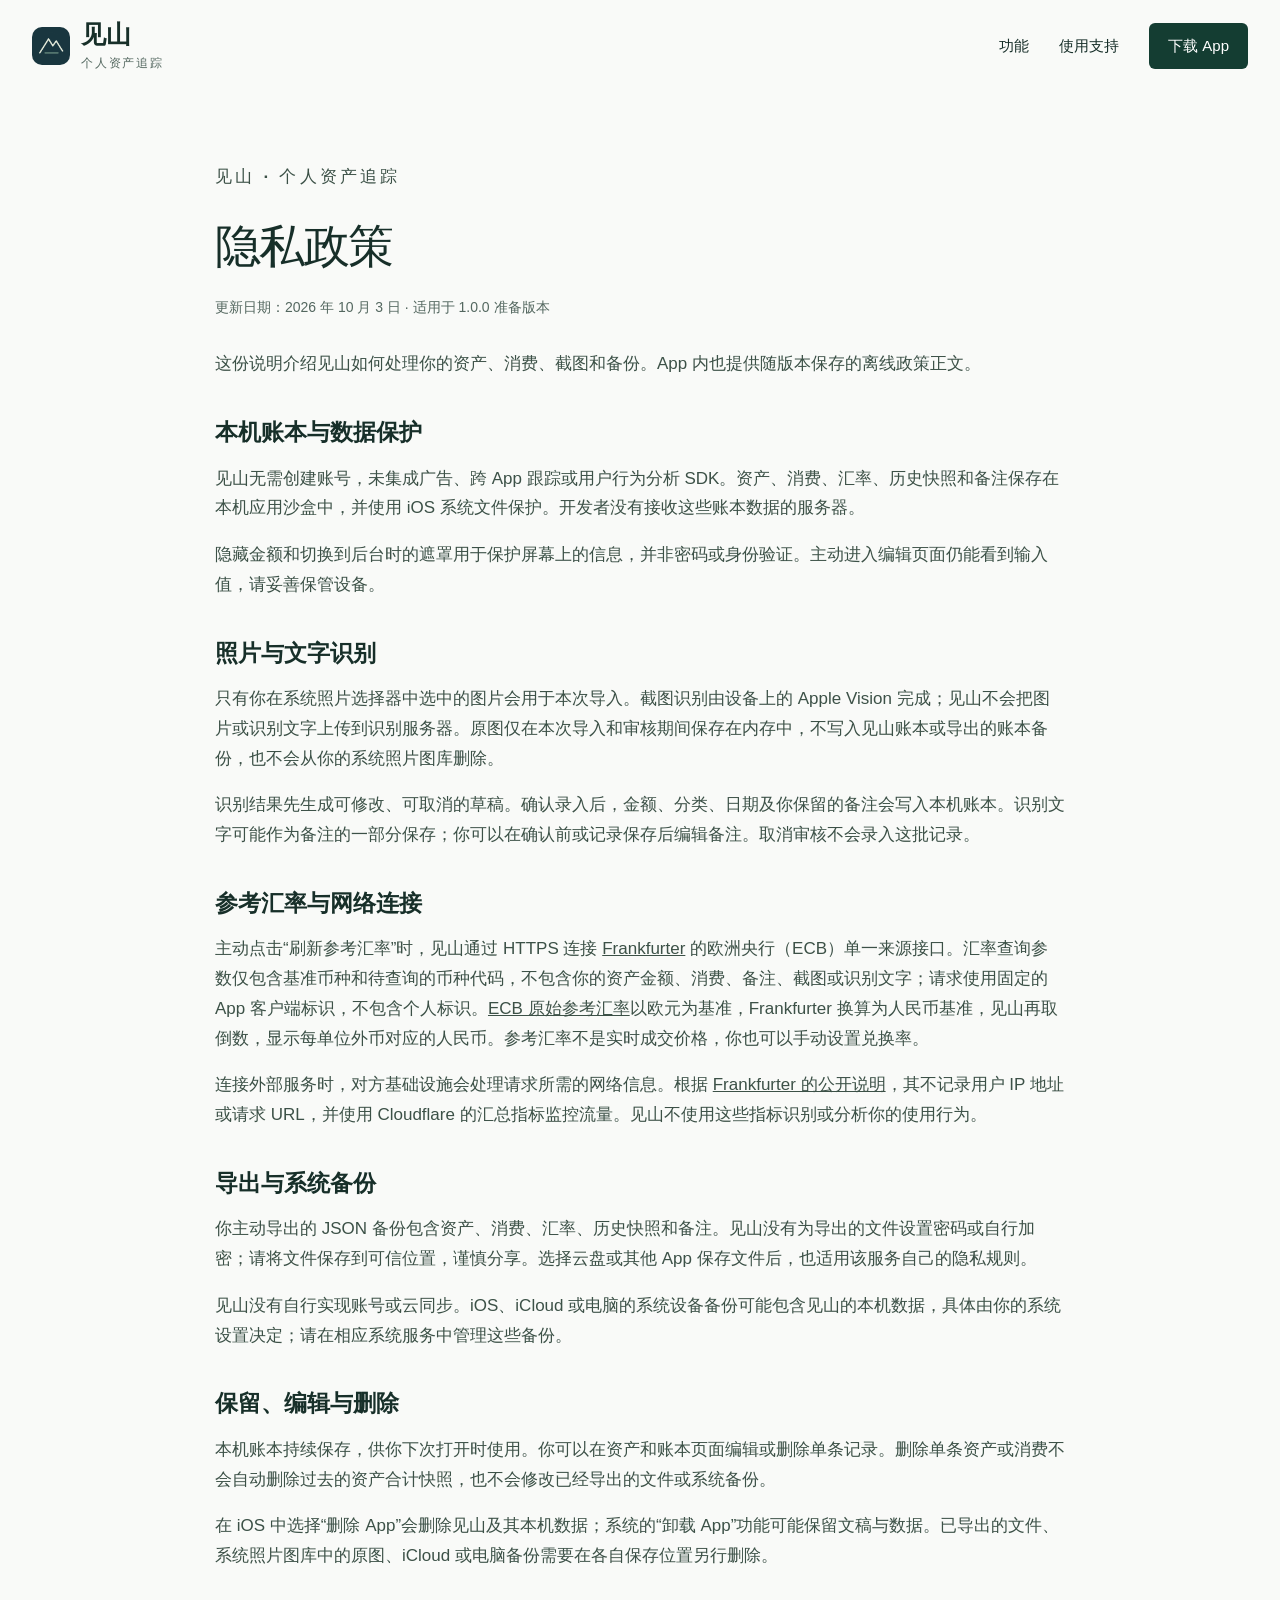
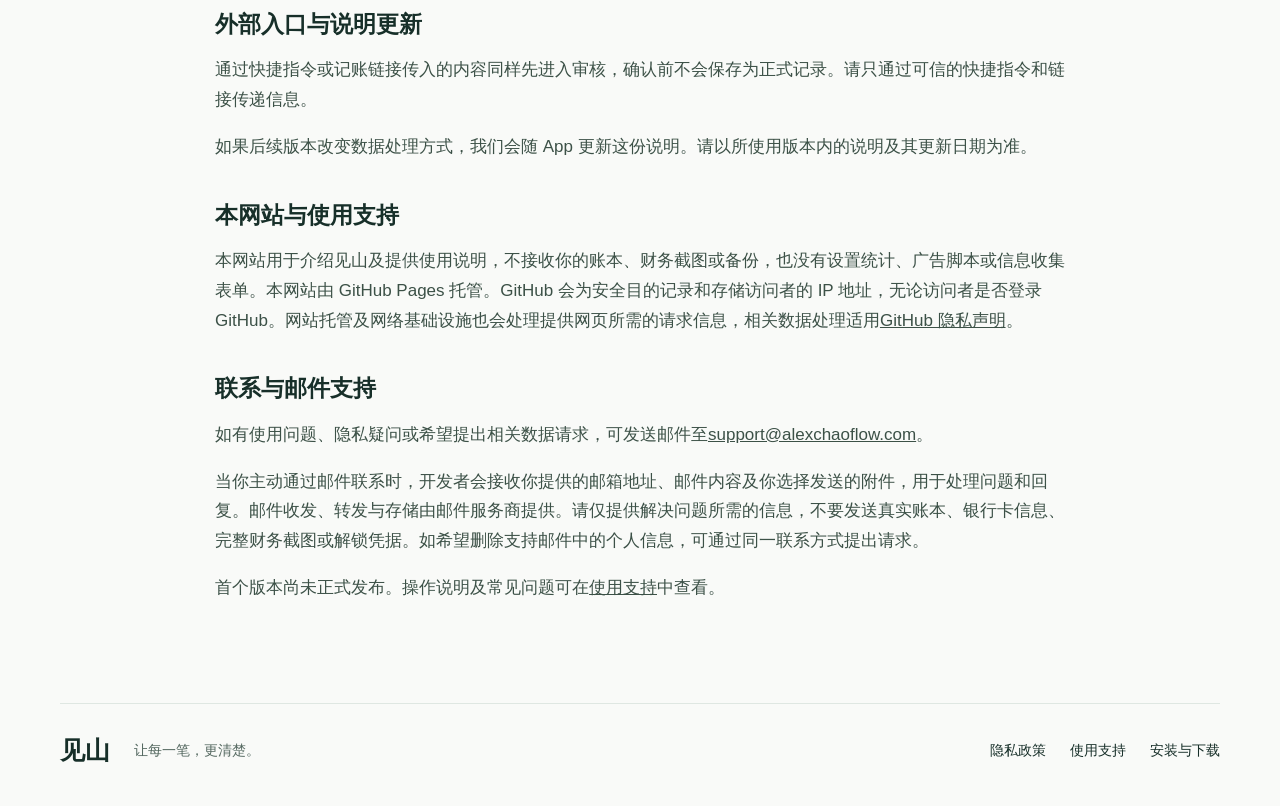
<file: site/jianshan/privacy/index.html>
<!doctype html><html lang="zh-CN"><head><meta charset="utf-8"><meta name="viewport" content="width=device-width,initial-scale=1"><title>隐私政策 · 见山</title><meta name="description" content="了解见山的本机存储、设备端截图识别、参考汇率、备份与数据删除方式。"><meta name="theme-color" content="#143d32"><link rel="icon" href="../assets/app-icon.png"><link rel="stylesheet" href="../styles.css"></head><body><a class="skip" href="#main">跳到正文</a><header class="header"><a class="brand" href="../"><img src="../assets/app-icon.png" alt="" width="38" height="38"><span>见山<small>个人资产追踪</small></span></a><nav aria-label="主导航"><a href="../#features">功能</a><a href="../support/">使用支持</a><a class="nav-download" href="../#download">下载 App</a></nav></header><main class="document" id="main"><p class="eyebrow">见山 · 个人资产追踪</p><h1>隐私政策</h1><p class="updated">更新日期：2026 年 10 月 3 日 · 适用于 1.0.0 准备版本</p><p>这份说明介绍见山如何处理你的资产、消费、截图和备份。App 内也提供随版本保存的离线政策正文。</p><h2>本机账本与数据保护</h2><p>见山无需创建账号，未集成广告、跨 App 跟踪或用户行为分析 SDK。资产、消费、汇率、历史快照和备注保存在本机应用沙盒中，并使用 iOS 系统文件保护。开发者没有接收这些账本数据的服务器。</p><p>隐藏金额和切换到后台时的遮罩用于保护屏幕上的信息，并非密码或身份验证。主动进入编辑页面仍能看到输入值，请妥善保管设备。</p><h2>照片与文字识别</h2><p>只有你在系统照片选择器中选中的图片会用于本次导入。截图识别由设备上的 Apple Vision 完成；见山不会把图片或识别文字上传到识别服务器。原图仅在本次导入和审核期间保存在内存中，不写入见山账本或导出的账本备份，也不会从你的系统照片图库删除。</p><p>识别结果先生成可修改、可取消的草稿。确认录入后，金额、分类、日期及你保留的备注会写入本机账本。识别文字可能作为备注的一部分保存；你可以在确认前或记录保存后编辑备注。取消审核不会录入这批记录。</p><h2>参考汇率与网络连接</h2><p>主动点击“刷新参考汇率”时，见山通过 HTTPS 连接 <a href="https://frankfurter.dev/">Frankfurter</a> 的欧洲央行（ECB）单一来源接口。汇率查询参数仅包含基准币种和待查询的币种代码，不包含你的资产金额、消费、备注、截图或识别文字；请求使用固定的 App 客户端标识，不包含个人标识。<a href="https://www.ecb.europa.eu/stats/policy_and_exchange_rates/euro_reference_exchange_rates/html/index.en.html">ECB 原始参考汇率</a>以欧元为基准，Frankfurter 换算为人民币基准，见山再取倒数，显示每单位外币对应的人民币。参考汇率不是实时成交价格，你也可以手动设置兑换率。</p><p>连接外部服务时，对方基础设施会处理请求所需的网络信息。根据 <a href="https://frankfurter.dev/">Frankfurter 的公开说明</a>，其不记录用户 IP 地址或请求 URL，并使用 Cloudflare 的汇总指标监控流量。见山不使用这些指标识别或分析你的使用行为。</p><h2>导出与系统备份</h2><p>你主动导出的 JSON 备份包含资产、消费、汇率、历史快照和备注。见山没有为导出的文件设置密码或自行加密；请将文件保存到可信位置，谨慎分享。选择云盘或其他 App 保存文件后，也适用该服务自己的隐私规则。</p><p>见山没有自行实现账号或云同步。iOS、iCloud 或电脑的系统设备备份可能包含见山的本机数据，具体由你的系统设置决定；请在相应系统服务中管理这些备份。</p><h2>保留、编辑与删除</h2><p>本机账本持续保存，供你下次打开时使用。你可以在资产和账本页面编辑或删除单条记录。删除单条资产或消费不会自动删除过去的资产合计快照，也不会修改已经导出的文件或系统备份。</p><p>在 iOS 中选择“删除 App”会删除见山及其本机数据；系统的“卸载 App”功能可能保留文稿与数据。已导出的文件、系统照片图库中的原图、iCloud 或电脑备份需要在各自保存位置另行删除。</p><h2>外部入口与说明更新</h2><p>通过快捷指令或记账链接传入的内容同样先进入审核，确认前不会保存为正式记录。请只通过可信的快捷指令和链接传递信息。</p><p>如果后续版本改变数据处理方式，我们会随 App 更新这份说明。请以所使用版本内的说明及其更新日期为准。</p><h2>本网站与使用支持</h2><p>本网站用于介绍见山及提供使用说明，不接收你的账本、财务截图或备份，也没有设置统计、广告脚本或信息收集表单。本网站由 GitHub Pages 托管。GitHub 会为安全目的记录和存储访问者的 IP 地址，无论访问者是否登录 GitHub。网站托管及网络基础设施也会处理提供网页所需的请求信息，相关数据处理适用<a href="https://docs.github.com/en/site-policy/privacy-policies/github-general-privacy-statement">GitHub 隐私声明</a>。</p><h2>联系与邮件支持</h2><p>如有使用问题、隐私疑问或希望提出相关数据请求，可发送邮件至<a href="mailto:support@alexchaoflow.com">support@alexchaoflow.com</a>。</p><p>当你主动通过邮件联系时，开发者会接收你提供的邮箱地址、邮件内容及你选择发送的附件，用于处理问题和回复。邮件收发、转发与存储由邮件服务商提供。请仅提供解决问题所需的信息，不要发送真实账本、银行卡信息、完整财务截图或解锁凭据。如希望删除支持邮件中的个人信息，可通过同一联系方式提出请求。</p><p>首个版本尚未正式发布。操作说明及常见问题可在<a href="../support/">使用支持</a>中查看。</p></main><footer class="footer wrap"><a class="brand" href="../">见山</a><p>让每一笔，更清楚。</p><nav aria-label="页脚导航"><a href="../privacy/">隐私政策</a><a href="../support/">使用支持</a><a href="../#download">安装与下载</a></nav></footer></body></html>
</file>
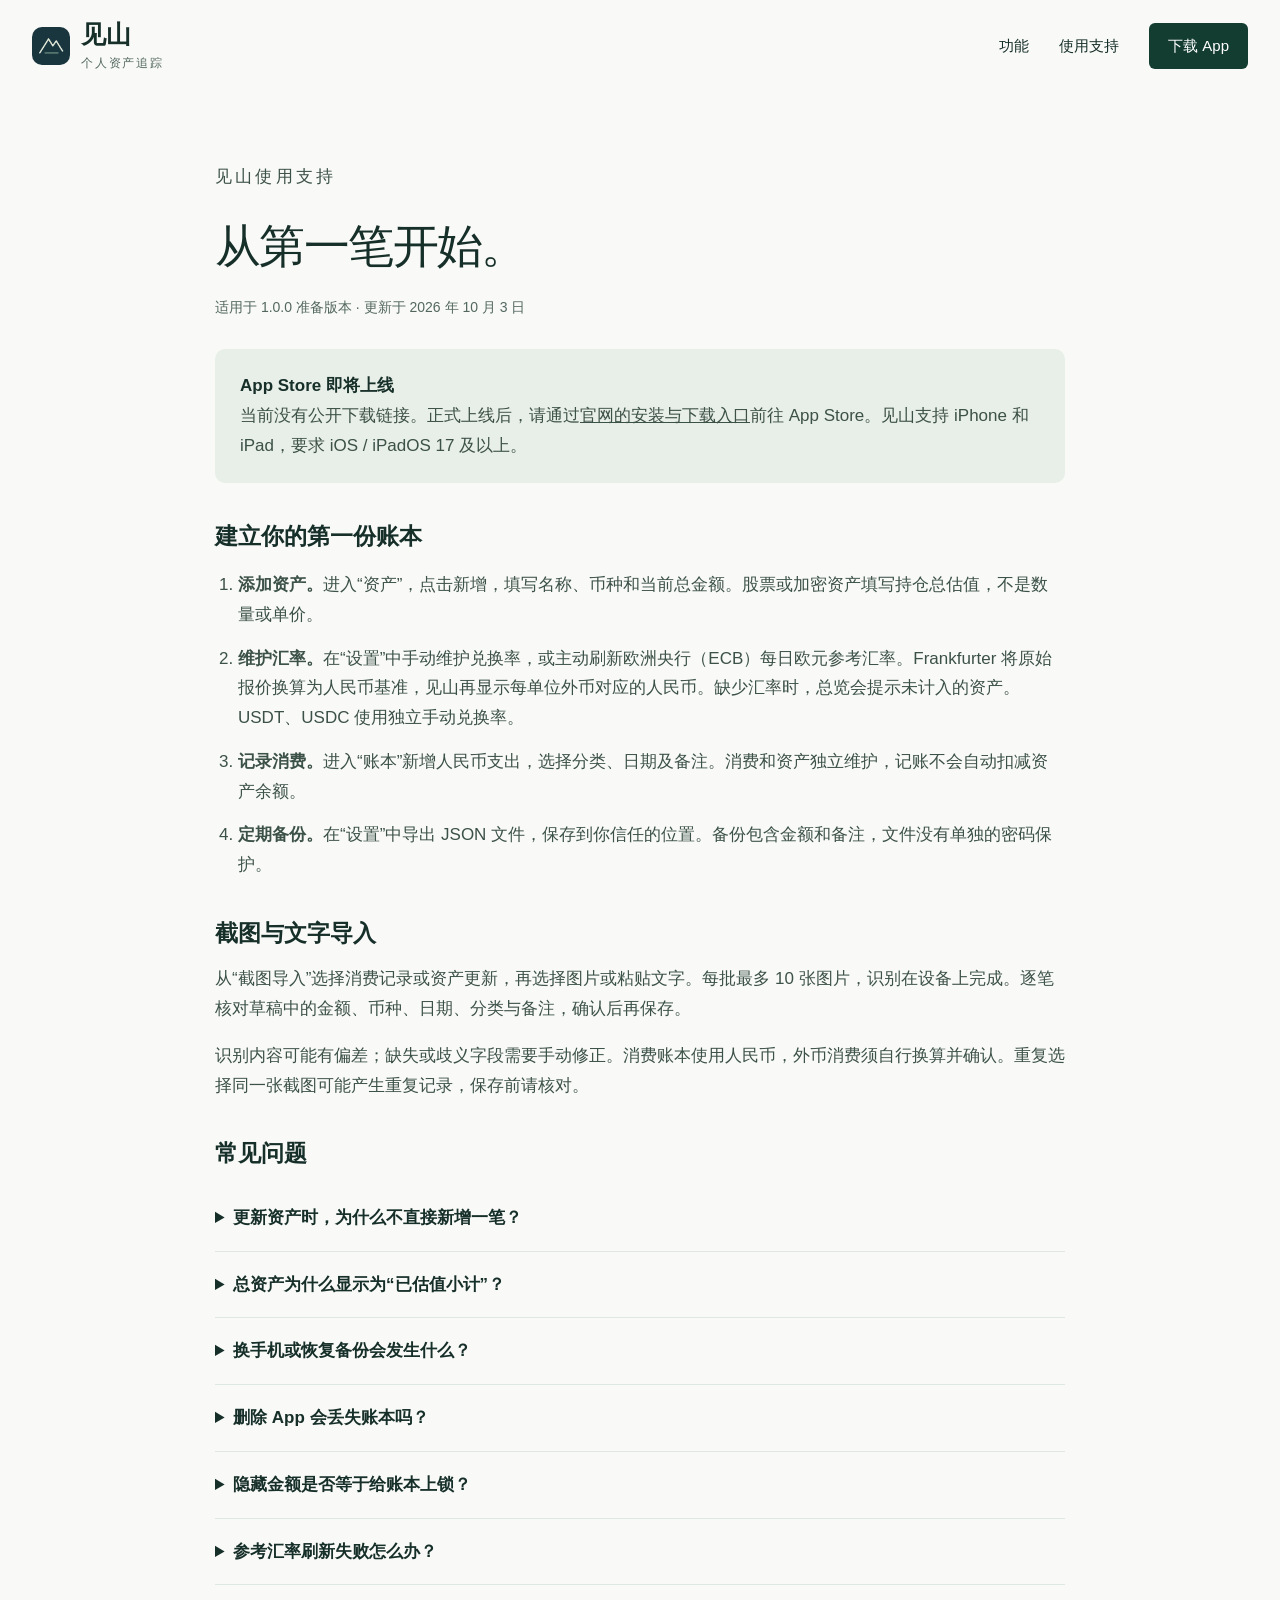
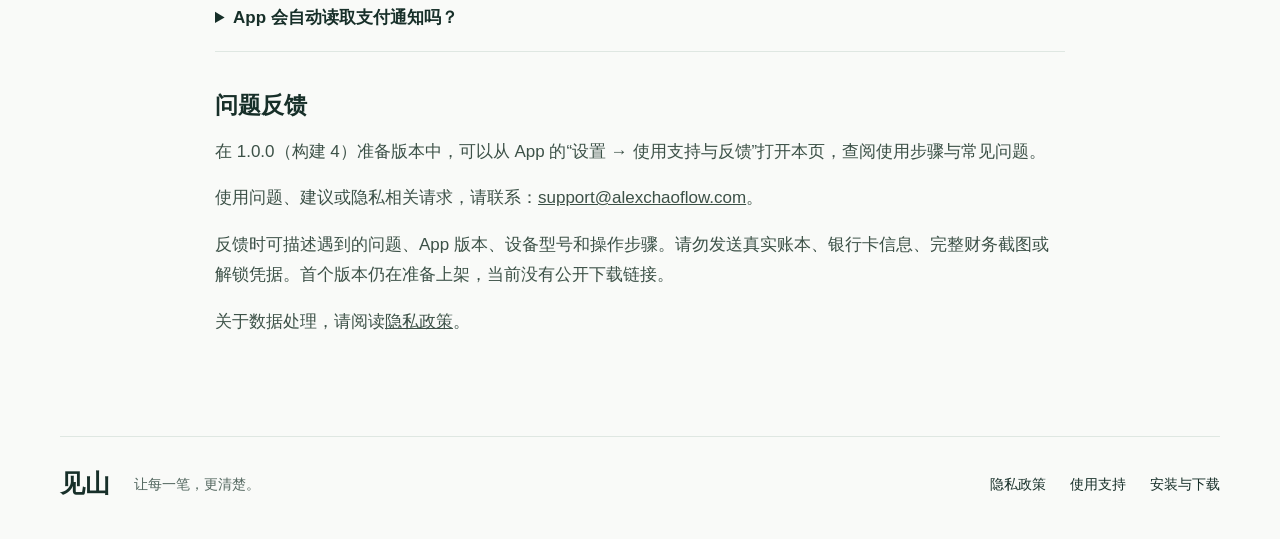
<file: site/jianshan/support/index.html>
<!doctype html><html lang="zh-CN"><head><meta charset="utf-8"><meta name="viewport" content="width=device-width,initial-scale=1"><title>使用支持 · 见山</title><meta name="description" content="见山安装说明、首次记账、截图导入、汇率、数据备份与常见问题。"><meta name="theme-color" content="#143d32"><link rel="icon" href="../assets/app-icon.png"><link rel="stylesheet" href="../styles.css"></head><body><a class="skip" href="#main">跳到正文</a><header class="header"><a class="brand" href="../"><img src="../assets/app-icon.png" alt="" width="38" height="38"><span>见山<small>个人资产追踪</small></span></a><nav aria-label="主导航"><a href="../#features">功能</a><a href="../support/">使用支持</a><a class="nav-download" href="../#download">下载 App</a></nav></header><main class="document" id="main"><p class="eyebrow">见山使用支持</p><h1>从第一笔开始。</h1><p class="updated">适用于 1.0.0 准备版本 · 更新于 2026 年 10 月 3 日</p>
<div class="notice"><strong>App Store 即将上线</strong><p>当前没有公开下载链接。正式上线后，请通过<a href="../#download">官网的安装与下载入口</a>前往 App Store。见山支持 iPhone 和 iPad，要求 iOS / iPadOS 17 及以上。</p></div>
<h2>建立你的第一份账本</h2><ol class="steps">
<li><strong>添加资产。</strong>进入“资产”，点击新增，填写名称、币种和当前总金额。股票或加密资产填写持仓总估值，不是数量或单价。</li>
<li><strong>维护汇率。</strong>在“设置”中手动维护兑换率，或主动刷新欧洲央行（ECB）每日欧元参考汇率。Frankfurter 将原始报价换算为人民币基准，见山再显示每单位外币对应的人民币。缺少汇率时，总览会提示未计入的资产。USDT、USDC 使用独立手动兑换率。</li>
<li><strong>记录消费。</strong>进入“账本”新增人民币支出，选择分类、日期及备注。消费和资产独立维护，记账不会自动扣减资产余额。</li>
<li><strong>定期备份。</strong>在“设置”中导出 JSON 文件，保存到你信任的位置。备份包含金额和备注，文件没有单独的密码保护。</li></ol>
<h2>截图与文字导入</h2><p>从“截图导入”选择消费记录或资产更新，再选择图片或粘贴文字。每批最多 10 张图片，识别在设备上完成。逐笔核对草稿中的金额、币种、日期、分类与备注，确认后再保存。</p><p>识别内容可能有偏差；缺失或歧义字段需要手动修正。消费账本使用人民币，外币消费须自行换算并确认。重复选择同一张截图可能产生重复记录，保存前请核对。</p>
<h2>常见问题</h2>
<details><summary>更新资产时，为什么不直接新增一笔？</summary><p>已有资产的金额改变时，打开原记录进行编辑，或在导入审核中明确选择要更新的资产。按同一记录更新会替换旧值；新增同名资产会被视为另一条资产。</p></details>
<details><summary>总资产为什么显示为“已估值小计”？</summary><p>部分非零外币资产缺少对应汇率时，不会被按零计算。到设置补齐兑换率后再查看；USDT、USDC 与 USD 不共用汇率。</p></details>
<details><summary>换手机或恢复备份会发生什么？</summary><p>见山没有自动云同步。可以在旧设备导出 JSON，在新设备导入。恢复需要确认全量替换，导入前请先备份当前账本。无效文件不会替换现有记录。</p></details>
<details><summary>删除 App 会丢失账本吗？</summary><p>在系统中“删除 App”会删除本机 App 数据；“卸载 App”可能保留文稿与数据。删除前请导出备份。已导出的文件与系统设备备份需要在各自保存位置管理。</p></details>
<details><summary>隐藏金额是否等于给账本上锁？</summary><p>不是。隐藏金额和后台遮罩只保护屏幕上的显示，不是密码或身份验证。进入编辑表单仍能看到输入值，请保护好设备的解锁凭据。</p></details>
<details><summary>参考汇率刷新失败怎么办？</summary><p>先检查网络，稍后重试，或在设置中手动维护报价。刷新失败不会清除已有汇率；参考报价不是实时成交价格。</p></details>
<details><summary>App 会自动读取支付通知吗？</summary><p>不会。见山不监听其他 App 的支付通知。通过快捷指令或记账链接传入的内容也会先进入审核，确认前不入账。</p></details>
<h2>问题反馈</h2><p>在 1.0.0（构建 4）准备版本中，可以从 App 的“设置 → 使用支持与反馈”打开本页，查阅使用步骤与常见问题。</p><p>使用问题、建议或隐私相关请求，请联系：<a href="mailto:support@alexchaoflow.com">support@alexchaoflow.com</a>。</p><p>反馈时可描述遇到的问题、App 版本、设备型号和操作步骤。请勿发送真实账本、银行卡信息、完整财务截图或解锁凭据。首个版本仍在准备上架，当前没有公开下载链接。</p><p>关于数据处理，请阅读<a href="../privacy/">隐私政策</a>。</p></main><footer class="footer wrap"><a class="brand" href="../">见山</a><p>让每一笔，更清楚。</p><nav aria-label="页脚导航"><a href="../privacy/">隐私政策</a><a href="../support/">使用支持</a><a href="../#download">安装与下载</a></nav></footer></body></html>
</file>
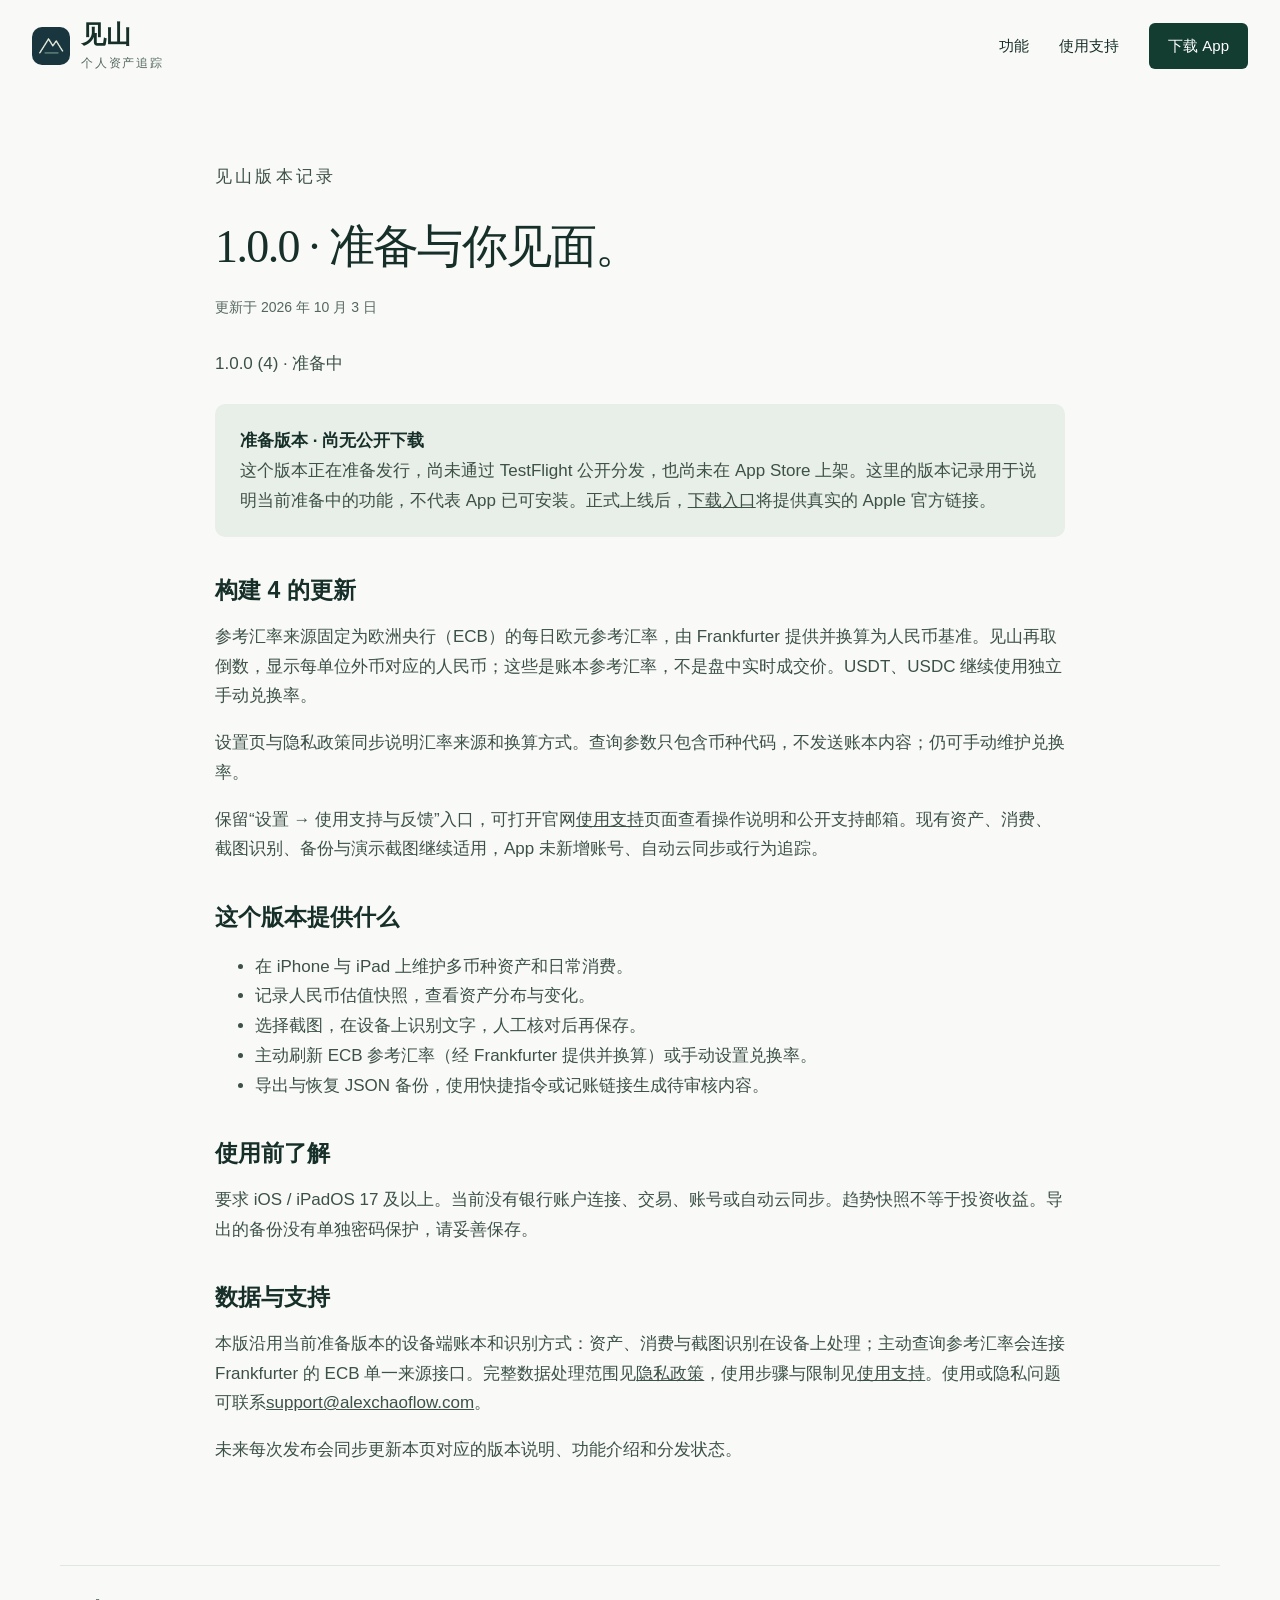
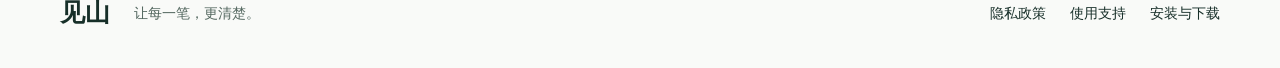
<file: site/jianshan/releases/1.0.0/index.html>
<!doctype html>
<html lang="zh-CN"><head><meta charset="utf-8"><meta name="viewport" content="width=device-width,initial-scale=1"><title>1.0.0 版本记录 · 见山</title><meta name="description" content="见山 1.0.0（构建 4）准备版本说明，包含功能、数据处理与公开下载状态。"><meta name="theme-color" content="#143d32"><link rel="icon" href="../../assets/app-icon.png"><link rel="stylesheet" href="../../styles.css"></head>
<body><a class="skip" href="#main">跳到正文</a><header class="header"><a class="brand" href="../../"><img src="../../assets/app-icon.png" alt="" width="38" height="38"><span>见山<small>个人资产追踪</small></span></a><nav aria-label="主导航"><a href="../../#features">功能</a><a href="../../support/">使用支持</a><a class="nav-download" href="../../#download">下载 App</a></nav></header>
<main class="document" id="main"><p class="eyebrow">见山版本记录</p><h1>1.0.0 · 准备与你见面。</h1><p class="updated">更新于 2026 年 10 月 3 日</p><p data-release-version="1.0.0" data-release-build="4" data-release-state="prepared">1.0.0 (4) · 准备中</p>
<div class="notice"><strong>准备版本 · 尚无公开下载</strong><p>这个版本正在准备发行，尚未通过 TestFlight 公开分发，也尚未在 App Store 上架。这里的版本记录用于说明当前准备中的功能，不代表 App 已可安装。正式上线后，<a href="../../#download">下载入口</a>将提供真实的 Apple 官方链接。</p></div>
<h2>构建 4 的更新</h2><p>参考汇率来源固定为欧洲央行（ECB）的每日欧元参考汇率，由 Frankfurter 提供并换算为人民币基准。见山再取倒数，显示每单位外币对应的人民币；这些是账本参考汇率，不是盘中实时成交价。USDT、USDC 继续使用独立手动兑换率。</p><p>设置页与隐私政策同步说明汇率来源和换算方式。查询参数只包含币种代码，不发送账本内容；仍可手动维护兑换率。</p><p>保留“设置 → 使用支持与反馈”入口，可打开官网<a href="../../support/">使用支持</a>页面查看操作说明和公开支持邮箱。现有资产、消费、截图识别、备份与演示截图继续适用，App 未新增账号、自动云同步或行为追踪。</p>
<h2>这个版本提供什么</h2><ul><li>在 iPhone 与 iPad 上维护多币种资产和日常消费。</li><li>记录人民币估值快照，查看资产分布与变化。</li><li>选择截图，在设备上识别文字，人工核对后再保存。</li><li>主动刷新 ECB 参考汇率（经 Frankfurter 提供并换算）或手动设置兑换率。</li><li>导出与恢复 JSON 备份，使用快捷指令或记账链接生成待审核内容。</li></ul>
<h2>使用前了解</h2><p>要求 iOS / iPadOS 17 及以上。当前没有银行账户连接、交易、账号或自动云同步。趋势快照不等于投资收益。导出的备份没有单独密码保护，请妥善保存。</p>
<h2>数据与支持</h2><p>本版沿用当前准备版本的设备端账本和识别方式：资产、消费与截图识别在设备上处理；主动查询参考汇率会连接 Frankfurter 的 ECB 单一来源接口。完整数据处理范围见<a href="../../privacy/">隐私政策</a>，使用步骤与限制见<a href="../../support/">使用支持</a>。使用或隐私问题可联系<a href="mailto:support@alexchaoflow.com">support@alexchaoflow.com</a>。</p><p>未来每次发布会同步更新本页对应的版本说明、功能介绍和分发状态。</p></main>
<footer class="footer wrap"><a class="brand" href="../../">见山</a><p>让每一笔，更清楚。</p><nav aria-label="页脚导航"><a href="../../privacy/">隐私政策</a><a href="../../support/">使用支持</a><a href="../../#download">安装与下载</a></nav></footer></body></html>
</file>
<file: jianshan/styles.css>
:root{--ink:#172f29;--green:#143d32;--accent:#a5cbb7;--paper:#f9faf8;--muted:#53675f;--line:#dfe7e2;--serif:"Songti SC","Noto Serif CJK SC",serif;--sans:-apple-system,BlinkMacSystemFont,"PingFang SC","Microsoft YaHei",sans-serif}*{box-sizing:border-box}html{scroll-behavior:smooth;scroll-padding-top:100px}body{margin:0;background:var(--paper);color:var(--ink);font:17px/1.75 var(--sans)}a{color:inherit;text-decoration:none}a:hover{text-decoration:underline}button,a,summary{-webkit-tap-highlight-color:transparent}:focus-visible{outline:3px solid #c79537;outline-offset:5px}h1,h2,h3,p{margin:0}h1,h2,h3{line-height:1.25;font-weight:600}h1{font:500 clamp(3.7rem,6vw,6.4rem)/1.2 var(--serif);letter-spacing:-.035em}h2{font:500 clamp(2rem,3.5vw,3.45rem)/1.35 var(--serif)}h3{font-size:1.5rem}p+p{margin-top:1em}.wrap{width:min(1160px,calc(100% - 64px));margin-inline:auto}.header{height:92px;display:flex;align-items:center;justify-content:space-between;width:min(1280px,calc(100% - 64px));margin:auto;gap:24px}.brand{display:flex;gap:11px;align-items:center;font:600 25px/1.2 var(--serif);white-space:nowrap}.brand img{border-radius:10px}.brand small{display:block;font:12px/1.5 var(--sans);letter-spacing:.15em;color:var(--muted);margin-top:4px}.header nav,.footer nav{display:flex;gap:30px;align-items:center;font-size:15px}.nav-download{padding:10px 19px;background:var(--green);color:white;border-radius:6px}.hero{background:var(--green);color:white;overflow:hidden}.hero-inner{width:min(1160px,calc(100% - 64px));margin:auto;display:grid;grid-template-columns:1.12fr 1fr;gap:70px;align-items:center;padding:68px 0 46px}.eyebrow{font-size:13px;letter-spacing:.19em;margin-bottom:24px;font-weight:550}.hero .eyebrow{color:#c3dbc9}.hero .lead{font:400 25px/1.7 var(--sans);color:#e7eee9;margin-top:28px}.hero-description{font-size:16px;color:#c5d8cc;max-width:390px;margin-top:23px}.button{display:inline-flex;padding:14px 25px;border-radius:6px;font-size:16px;font-weight:600;margin-top:30px}.button.light{background:#edf4eb;color:var(--green)}.availability{font-size:13px;color:#b8d0bf;margin-top:15px}.product-view{text-align:center;position:relative}.phone{width:min(270px,82%);margin:0 auto;aspect-ratio:1320/2868;border:7px solid #102920;border-radius:39px;overflow:hidden;box-shadow:0 30px 70px #061b2070;background:#f1f2f7}.phone img{width:100%;height:100%;display:block;object-fit:cover}.preview-picker{margin:24px auto 8px;display:inline-flex;padding:4px;gap:3px;border:1px solid #537764;border-radius:40px}.preview-picker button{font:14px var(--sans);padding:9px 20px;border:0;border-radius:40px;color:#d8e7dd;background:transparent;cursor:pointer}.preview-picker button[aria-pressed=true]{background:#e3eee4;color:#173d31}.preview-caption{font-size:12px;color:#b2cabd}.intro{display:grid;grid-template-columns:1fr 1fr;gap:100px;padding-block:104px 52px;align-items:end}.intro .eyebrow{color:var(--muted)}.intro>p{max-width:430px;color:var(--muted);font-size:18px;padding-bottom:8px}.feature-grid{display:grid;grid-template-columns:repeat(3,1fr);gap:0;border-top:1px solid var(--line);border-bottom:1px solid var(--line)}.feature-grid article{padding:42px 32px 38px;border-right:1px solid var(--line)}.feature-grid article:first-child{padding-left:0}.feature-grid article:last-child{border:0;padding-right:0}.feature-number{font-size:13px;letter-spacing:.1em;color:var(--muted)}.feature-grid h3{margin:22px 0;font-size:25px;line-height:1.5}.feature-grid p,.feature-grid li{font-size:15px;color:var(--muted)}.feature-grid ul{padding-left:19px;margin-top:22px}.feature-grid li{padding:3px 0}.workflow{display:grid;grid-template-columns:.9fr 1fr;gap:100px;padding-block:100px}.workflow ol{padding:0;list-style:none;counter-reset:step}.workflow li{position:relative;padding:0 0 29px 56px;counter-increment:step}.workflow li:before{content:counter(step,decimal-leading-zero);position:absolute;left:0;top:0;font-size:15px;color:#527868}.workflow strong{font-size:20px}.workflow p{font-size:16px;color:var(--muted);margin-top:7px}.privacy-band{background:#e6eee8}.privacy-inner{display:grid;grid-template-columns:1fr 1fr;gap:100px;padding-block:75px}.privacy-inner a{display:inline-block;text-decoration:underline;margin-top:25px;font-size:15px}.privacy-inner>div+div{padding-top:18px}.privacy-inner p{font-size:16px}.privacy-inner .subtle{font-size:14px;color:var(--muted)}.download{text-align:center;padding-block:105px 95px}.download>p:not(.eyebrow){color:var(--muted);margin-top:22px;font-size:16px}.download-box{display:flex;gap:24px;text-align:left;align-items:center;max-width:610px;margin:35px auto 0;padding:28px;background:white;border:1px solid var(--line);border-radius:16px}.download-box img{border-radius:19px}.download-box h3{font-size:20px}.download-box p{font-size:14px;color:var(--muted);margin-top:8px}.release-status{display:inline-block;font-size:14px;color:#245b45;margin-top:12px}.download .download-note{font-size:13px!important}.faq{padding-bottom:95px;max-width:850px}.faq h2{font-size:30px;margin-bottom:35px}.faq details{border-top:1px solid var(--line);padding:21px 0}.faq summary{cursor:pointer;font-weight:550;padding-right:10px}.faq details p{font-size:16px;color:var(--muted);padding-top:14px;max-width:760px}.text-link{display:inline-block;margin-top:25px;text-decoration:underline;font-size:15px}.footer{border-top:1px solid var(--line);padding-block:32px 40px;display:flex;align-items:center;gap:24px}.footer>p{font-size:14px;color:var(--muted)}.footer nav{margin-left:auto;gap:24px;font-size:14px}.mobile-only{display:none}.skip{position:absolute;left:15px;top:-100px;background:white;color:black;z-index:5;padding:10px}.skip:focus{top:12px}.document{max-width:850px;margin:70px auto 100px;width:calc(100% - 64px)}.document h1{font-size:46px;line-height:1.35}.document .updated{font-size:14px;color:var(--muted);margin:17px 0 30px}.document h2{font:600 23px/1.5 var(--sans);margin:36px 0 14px}.document p,.document li{font-size:17px;color:#3c5147}.document a{text-decoration:underline}.document .notice{padding:22px 25px;background:#e8eee8;border-radius:10px;margin-block:25px}.document details{padding:18px 0;border-bottom:1px solid var(--line)}.document summary{font-weight:600;cursor:pointer}.document details p{margin-top:14px}.document .steps{padding-left:23px}.document .steps li{margin-bottom:14px}@media(max-width:900px){.hero-inner{gap:25px}.hero h1{font-size:4rem}.intro,.workflow,.privacy-inner{gap:40px}.feature-grid article{padding-inline:22px}.footer{flex-wrap:wrap}.footer nav{margin-left:0}.phone{width:250px}.intro{padding-top:75px}}@media(max-width:640px){body{font-size:16px}.wrap,.header,.hero-inner{width:calc(100% - 40px)}.header{height:78px;gap:10px}.brand{font-size:23px}.brand small{display:none}.brand img{width:33px;height:33px}.header nav{gap:17px;font-size:14px}.nav-download{padding:8px 10px}.hero-inner{grid-template-columns:1fr;gap:46px;padding:53px 0 36px}.hero h1{font-size:3.8rem}.hero .lead{font-size:23px}.hero-description{max-width:100%;font-size:16px}.phone{width:240px}.preview-picker button{padding:10px 22px}.hero-copy{text-align:left}.intro{grid-template-columns:1fr;gap:26px;padding-block:65px 36px}.intro>p{font-size:17px}.eyebrow{font-size:12px;margin-bottom:18px}.feature-grid{grid-template-columns:1fr}.feature-grid article,.feature-grid article:first-child,.feature-grid article:last-child{padding:31px 0;border-right:0;border-bottom:1px solid var(--line)}.feature-grid article:last-child{border:0}.feature-grid h3 br{display:none}.feature-grid h3{margin:14px 0;font-size:23px}.feature-grid p,.feature-grid li{font-size:16px}.workflow{grid-template-columns:1fr;gap:20px;padding-block:65px 45px}.workflow ol{margin-bottom:0}.privacy-inner{grid-template-columns:1fr;gap:15px;padding-block:50px}.download{padding-block:65px}.download-box{align-items:flex-start;gap:16px;padding:20px}.download-box img{width:56px;height:56px;border-radius:14px}.download-box h3{font-size:18px}.download-box p{font-size:14px}.mobile-only{display:block}.faq{padding-bottom:60px}.faq h2{font-size:25px}.footer{gap:17px;padding-block:27px}.footer nav{width:100%;gap:24px}.document{width:calc(100% - 40px);margin-top:45px}.document h1{font-size:36px}.document p,.document li{font-size:16px}}@media(prefers-reduced-motion:reduce){html{scroll-behavior:auto}}
</file>
<file: site/jianshan/styles.css>
:root{--ink:#172f29;--green:#143d32;--accent:#a5cbb7;--paper:#f9faf8;--muted:#53675f;--line:#dfe7e2;--serif:"Songti SC","Noto Serif CJK SC",serif;--sans:-apple-system,BlinkMacSystemFont,"PingFang SC","Microsoft YaHei",sans-serif}*{box-sizing:border-box}html{scroll-behavior:smooth;scroll-padding-top:100px}body{margin:0;background:var(--paper);color:var(--ink);font:17px/1.75 var(--sans)}a{color:inherit;text-decoration:none}a:hover{text-decoration:underline}button,a,summary{-webkit-tap-highlight-color:transparent}:focus-visible{outline:3px solid #c79537;outline-offset:5px}h1,h2,h3,p{margin:0}h1,h2,h3{line-height:1.25;font-weight:600}h1{font:500 clamp(3.7rem,6vw,6.4rem)/1.2 var(--serif);letter-spacing:-.035em}h2{font:500 clamp(2rem,3.5vw,3.45rem)/1.35 var(--serif)}h3{font-size:1.5rem}p+p{margin-top:1em}.wrap{width:min(1160px,calc(100% - 64px));margin-inline:auto}.header{height:92px;display:flex;align-items:center;justify-content:space-between;width:min(1280px,calc(100% - 64px));margin:auto;gap:24px}.brand{display:flex;gap:11px;align-items:center;font:600 25px/1.2 var(--serif);white-space:nowrap}.brand img{border-radius:10px}.brand small{display:block;font:12px/1.5 var(--sans);letter-spacing:.15em;color:var(--muted);margin-top:4px}.header nav,.footer nav{display:flex;gap:30px;align-items:center;font-size:15px}.nav-download{padding:10px 19px;background:var(--green);color:white;border-radius:6px}.hero{background:var(--green);color:white;overflow:hidden}.hero-inner{width:min(1160px,calc(100% - 64px));margin:auto;display:grid;grid-template-columns:1.12fr 1fr;gap:70px;align-items:center;padding:68px 0 46px}.eyebrow{font-size:13px;letter-spacing:.19em;margin-bottom:24px;font-weight:550}.hero .eyebrow{color:#c3dbc9}.hero .lead{font:400 25px/1.7 var(--sans);color:#e7eee9;margin-top:28px}.hero-description{font-size:16px;color:#c5d8cc;max-width:390px;margin-top:23px}.button{display:inline-flex;padding:14px 25px;border-radius:6px;font-size:16px;font-weight:600;margin-top:30px}.button.light{background:#edf4eb;color:var(--green)}.availability{font-size:13px;color:#b8d0bf;margin-top:15px}.product-view{text-align:center;position:relative}.phone{width:min(270px,82%);margin:0 auto;aspect-ratio:1320/2868;border:7px solid #102920;border-radius:39px;overflow:hidden;box-shadow:0 30px 70px #061b2070;background:#f1f2f7}.phone img{width:100%;height:100%;display:block;object-fit:cover}.preview-picker{margin:24px auto 8px;display:inline-flex;padding:4px;gap:3px;border:1px solid #537764;border-radius:40px}.preview-picker button{font:14px var(--sans);padding:9px 20px;border:0;border-radius:40px;color:#d8e7dd;background:transparent;cursor:pointer}.preview-picker button[aria-pressed=true]{background:#e3eee4;color:#173d31}.preview-caption{font-size:12px;color:#b2cabd}.intro{display:grid;grid-template-columns:1fr 1fr;gap:100px;padding-block:104px 52px;align-items:end}.intro .eyebrow{color:var(--muted)}.intro>p{max-width:430px;color:var(--muted);font-size:18px;padding-bottom:8px}.feature-grid{display:grid;grid-template-columns:repeat(3,1fr);gap:0;border-top:1px solid var(--line);border-bottom:1px solid var(--line)}.feature-grid article{padding:42px 32px 38px;border-right:1px solid var(--line)}.feature-grid article:first-child{padding-left:0}.feature-grid article:last-child{border:0;padding-right:0}.feature-number{font-size:13px;letter-spacing:.1em;color:var(--muted)}.feature-grid h3{margin:22px 0;font-size:25px;line-height:1.5}.feature-grid p,.feature-grid li{font-size:15px;color:var(--muted)}.feature-grid ul{padding-left:19px;margin-top:22px}.feature-grid li{padding:3px 0}.workflow{display:grid;grid-template-columns:.9fr 1fr;gap:100px;padding-block:100px}.workflow ol{padding:0;list-style:none;counter-reset:step}.workflow li{position:relative;padding:0 0 29px 56px;counter-increment:step}.workflow li:before{content:counter(step,decimal-leading-zero);position:absolute;left:0;top:0;font-size:15px;color:#527868}.workflow strong{font-size:20px}.workflow p{font-size:16px;color:var(--muted);margin-top:7px}.privacy-band{background:#e6eee8}.privacy-inner{display:grid;grid-template-columns:1fr 1fr;gap:100px;padding-block:75px}.privacy-inner a{display:inline-block;text-decoration:underline;margin-top:25px;font-size:15px}.privacy-inner>div+div{padding-top:18px}.privacy-inner p{font-size:16px}.privacy-inner .subtle{font-size:14px;color:var(--muted)}.download{text-align:center;padding-block:105px 95px}.download>p:not(.eyebrow){color:var(--muted);margin-top:22px;font-size:16px}.download-box{display:flex;gap:24px;text-align:left;align-items:center;max-width:610px;margin:35px auto 0;padding:28px;background:white;border:1px solid var(--line);border-radius:16px}.download-box img{border-radius:19px}.download-box h3{font-size:20px}.download-box p{font-size:14px;color:var(--muted);margin-top:8px}.release-status{display:inline-block;font-size:14px;color:#245b45;margin-top:12px}.download .download-note{font-size:13px!important}.faq{padding-bottom:95px;max-width:850px}.faq h2{font-size:30px;margin-bottom:35px}.faq details{border-top:1px solid var(--line);padding:21px 0}.faq summary{cursor:pointer;font-weight:550;padding-right:10px}.faq details p{font-size:16px;color:var(--muted);padding-top:14px;max-width:760px}.text-link{display:inline-block;margin-top:25px;text-decoration:underline;font-size:15px}.footer{border-top:1px solid var(--line);padding-block:32px 40px;display:flex;align-items:center;gap:24px}.footer>p{font-size:14px;color:var(--muted)}.footer nav{margin-left:auto;gap:24px;font-size:14px}.mobile-only{display:none}.skip{position:absolute;left:15px;top:-100px;background:white;color:black;z-index:5;padding:10px}.skip:focus{top:12px}.document{max-width:850px;margin:70px auto 100px;width:calc(100% - 64px)}.document h1{font-size:46px;line-height:1.35}.document .updated{font-size:14px;color:var(--muted);margin:17px 0 30px}.document h2{font:600 23px/1.5 var(--sans);margin:36px 0 14px}.document p,.document li{font-size:17px;color:#3c5147}.document a{text-decoration:underline}.document .notice{padding:22px 25px;background:#e8eee8;border-radius:10px;margin-block:25px}.document details{padding:18px 0;border-bottom:1px solid var(--line)}.document summary{font-weight:600;cursor:pointer}.document details p{margin-top:14px}.document .steps{padding-left:23px}.document .steps li{margin-bottom:14px}@media(max-width:900px){.hero-inner{gap:25px}.hero h1{font-size:4rem}.intro,.workflow,.privacy-inner{gap:40px}.feature-grid article{padding-inline:22px}.footer{flex-wrap:wrap}.footer nav{margin-left:0}.phone{width:250px}.intro{padding-top:75px}}@media(max-width:640px){body{font-size:16px}.wrap,.header,.hero-inner{width:calc(100% - 40px)}.header{height:78px;gap:10px}.brand{font-size:23px}.brand small{display:none}.brand img{width:33px;height:33px}.header nav{gap:17px;font-size:14px}.nav-download{padding:8px 10px}.hero-inner{grid-template-columns:1fr;gap:46px;padding:53px 0 36px}.hero h1{font-size:3.8rem}.hero .lead{font-size:23px}.hero-description{max-width:100%;font-size:16px}.phone{width:240px}.preview-picker button{padding:10px 22px}.hero-copy{text-align:left}.intro{grid-template-columns:1fr;gap:26px;padding-block:65px 36px}.intro>p{font-size:17px}.eyebrow{font-size:12px;margin-bottom:18px}.feature-grid{grid-template-columns:1fr}.feature-grid article,.feature-grid article:first-child,.feature-grid article:last-child{padding:31px 0;border-right:0;border-bottom:1px solid var(--line)}.feature-grid article:last-child{border:0}.feature-grid h3 br{display:none}.feature-grid h3{margin:14px 0;font-size:23px}.feature-grid p,.feature-grid li{font-size:16px}.workflow{grid-template-columns:1fr;gap:20px;padding-block:65px 45px}.workflow ol{margin-bottom:0}.privacy-inner{grid-template-columns:1fr;gap:15px;padding-block:50px}.download{padding-block:65px}.download-box{align-items:flex-start;gap:16px;padding:20px}.download-box img{width:56px;height:56px;border-radius:14px}.download-box h3{font-size:18px}.download-box p{font-size:14px}.mobile-only{display:block}.faq{padding-bottom:60px}.faq h2{font-size:25px}.footer{gap:17px;padding-block:27px}.footer nav{width:100%;gap:24px}.document{width:calc(100% - 40px);margin-top:45px}.document h1{font-size:36px}.document p,.document li{font-size:16px}}@media(prefers-reduced-motion:reduce){html{scroll-behavior:auto}}
</file>
